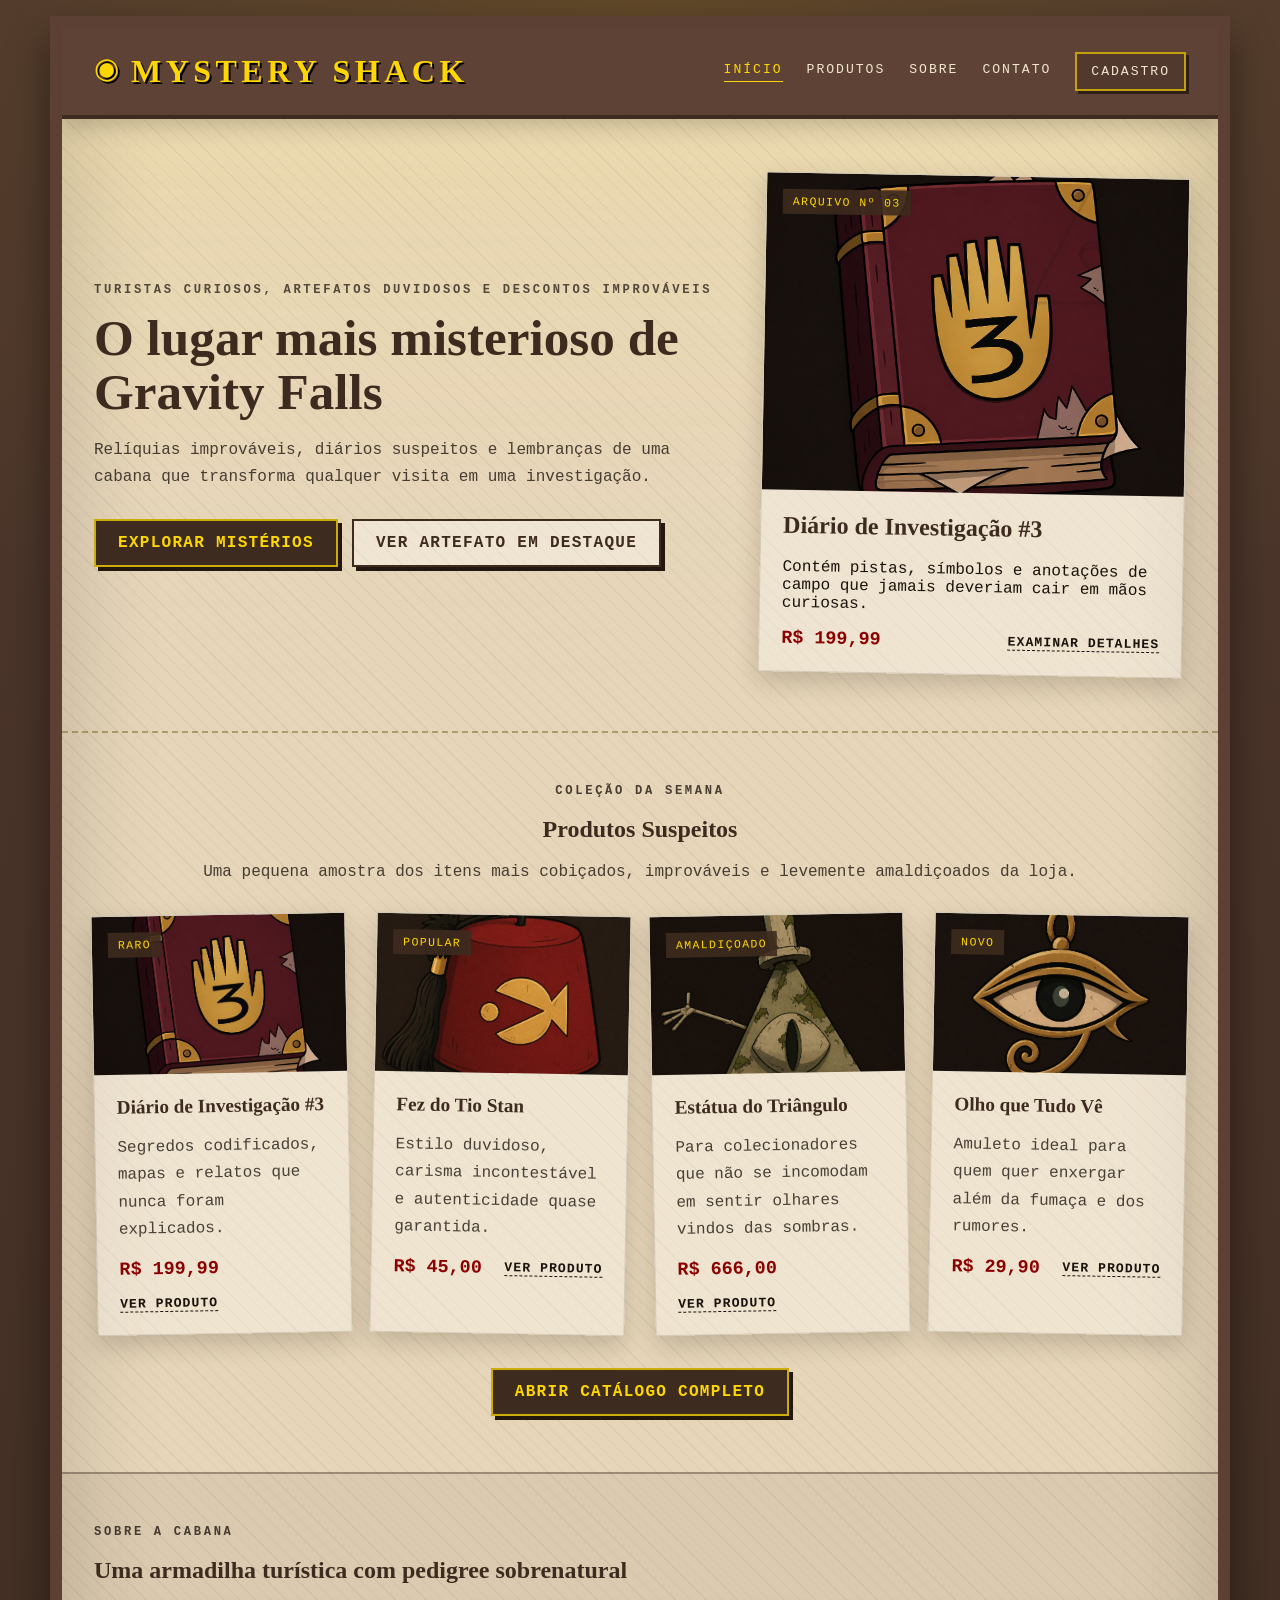
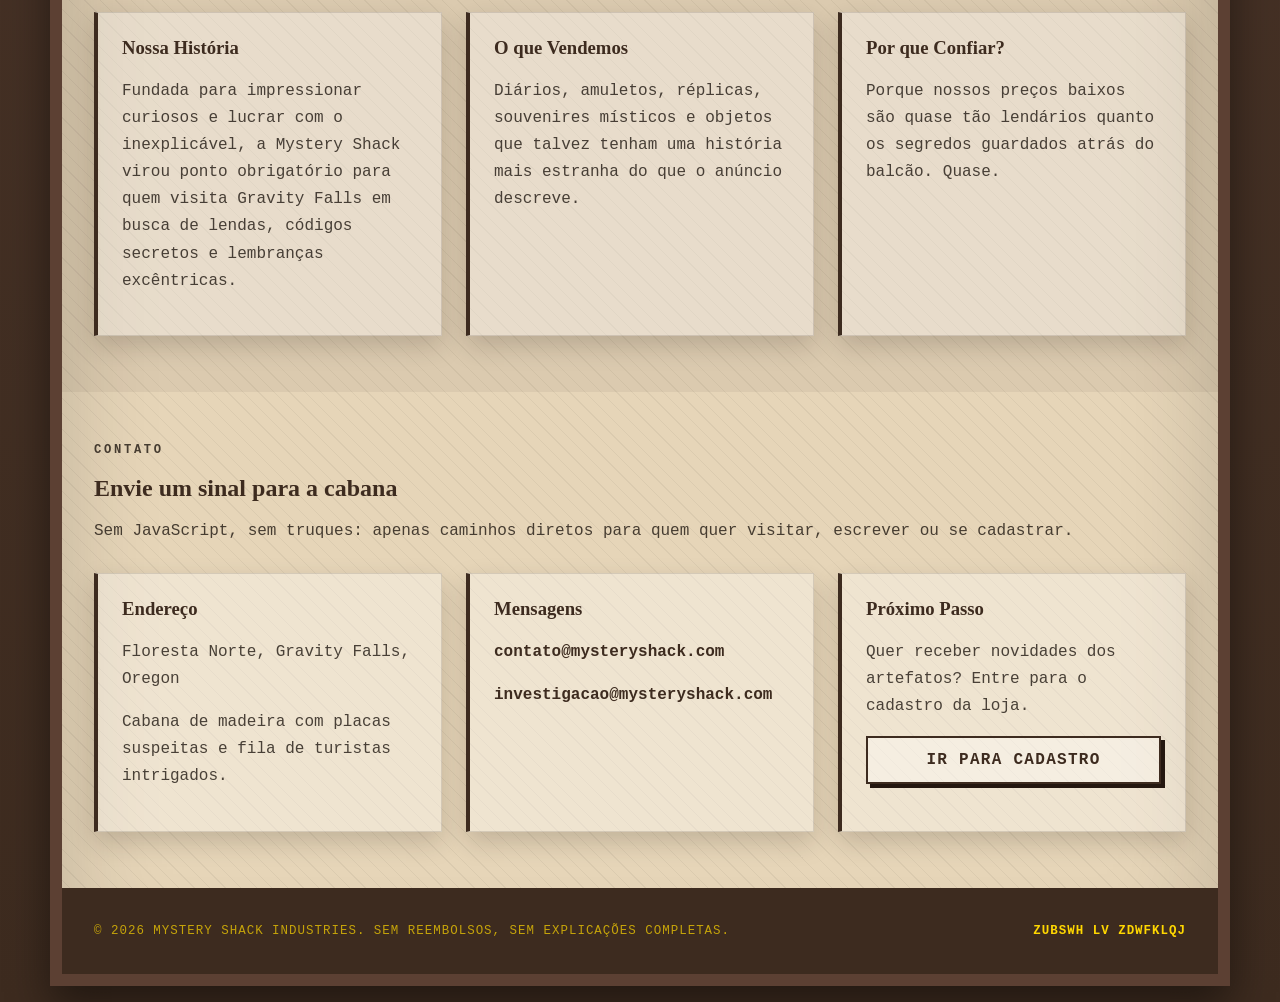
<file: index.html>
<!DOCTYPE html>
<html lang="pt-BR">
<head>
  <meta charset="UTF-8">
  <meta name="viewport" content="width=device-width, initial-scale=1.0">
  <meta name="description" content="Mystery Shack, a loja de curiosidades mais misteriosa de Gravity Falls.">
  <title>Mystery Shack | Loja de Curiosidades</title>
  <link rel="stylesheet" href="css/style.css">
</head>
<body>
  <div class="site-shell">
    <div class="wood-grain-overlay"></div>

    <!-- Início do cabeçalho -->
    <header class="site-header">
      <a class="brand" href="index.html" aria-label="Voltar para a página inicial">
        <span class="brand-mark">◉</span>
        <span class="brand-name">MYSTERY SHACK</span>
      </a>

      <nav class="site-nav" aria-label="Navegação principal">
        <a href="index.html" class="nav-link active">Início</a>
        <a href="pages/catalogo.html" class="nav-link">Produtos</a>
        <a href="#sobre" class="nav-link">Sobre</a>
        <a href="#contato" class="nav-link">Contato</a>
        <a href="pages/cadastro.html" class="nav-link nav-cta">Cadastro</a>
      </nav>
    </header>

    <main>
      <!-- Seção principal da home -->
      <section class="hero-section">
        <div class="hero-copy">
          <p class="eyebrow">Turistas curiosos, artefatos duvidosos e descontos improváveis</p>
          <h1>O lugar mais misterioso de Gravity Falls</h1>
          <p class="hero-text">
            Relíquias improváveis, diários suspeitos e lembranças de uma cabana que
            transforma qualquer visita em uma investigação.
          </p>

          <!-- Área de botões principais -->
          <div class="hero-actions">
            <a class="btn btn-primary" href="pages/catalogo.html">Explorar Mistérios</a>
            <a class="btn btn-secondary" href="pages/produto-diario-de-investigacao.html">Ver Artefato em Destaque</a>
          </div>
        </div>

        <!-- Card de destaque -->
        <aside class="hero-card" aria-label="Artefato em destaque">
          <div class="card-label">Arquivo nº 03</div>
          <img
            src="imagens/diario-investigacao.png"
            alt="Diário antigo aberto sobre uma mesa de madeira"
          >
          <div class="hero-card-content">
            <h2>Diário de Investigação #3</h2>
            <p>Contém pistas, símbolos e anotações de campo que jamais deveriam cair em mãos curiosas.</p>
            <div class="price-row">
              <span class="price-tag">R$ 199,99</span>
              <a class="text-link" href="pages/produto-diario-de-investigacao.html">Examinar detalhes</a>
            </div>
          </div>
        </aside>

        <!-- Elemento decorativo -->
        <div class="cipher-mark" aria-hidden="true">
          <svg viewBox="0 0 100 100" role="img">
            <path d="M50 10 L90 85 L10 85 Z"></path>
            <circle cx="50" cy="55" r="8"></circle>
            <path d="M40 55 Q50 45 60 55"></path>
          </svg>
        </div>
      </section>

      <!-- Seção de produtos em destaque -->
      <section class="section-block">
        <div class="section-heading">
          <p class="eyebrow">Coleção da Semana</p>
          <h2>Produtos Suspeitos</h2>
          <p>Uma pequena amostra dos itens mais cobiçados, improváveis e levemente amaldiçoados da loja.</p>
        </div>

        <div class="product-grid">
          <article class="product-card card-odd">
            <div class="card-badge">Raro</div>
            <img
              src="imagens/diario-investigacao.png"
              alt="Caderno antigo com páginas gastas"
            >
            <div class="product-card-body">
              <h3>Diário de Investigação #3</h3>
              <p>Segredos codificados, mapas e relatos que nunca foram explicados.</p>
              <div class="product-meta">
                <span class="price-tag">R$ 199,99</span>
                <a class="text-link" href="pages/produto-diario-de-investigacao.html">Ver produto</a>
              </div>
            </div>
          </article>

          <article class="product-card card-even">
            <div class="card-badge">Popular</div>
            <img
              src="imagens/fez-tio-stan.png"
              alt="Gorro vermelho com símbolo bordado"
            >
            <div class="product-card-body">
              <h3>Fez do Tio Stan</h3>
              <p>Estilo duvidoso, carisma incontestável e autenticidade quase garantida.</p>
              <div class="product-meta">
                <span class="price-tag">R$ 45,00</span>
                <a class="text-link" href="pages/produto-fez-tio-stan.html">Ver produto</a>
              </div>
            </div>
          </article>

          <article class="product-card card-odd">
            <div class="card-badge">Amaldiçoado</div>
            <img
              src="imagens/estatua-triangulo.png"
              alt="Estátua triangular decorativa em ambiente escuro"
            >
            <div class="product-card-body">
              <h3>Estátua do Triângulo</h3>
              <p>Para colecionadores que não se incomodam em sentir olhares vindos das sombras.</p>
              <div class="product-meta">
                <span class="price-tag">R$ 666,00</span>
                <a class="text-link" href="pages/produto-estatua-triangulo.html">Ver produto</a>
              </div>
            </div>
          </article>

          <article class="product-card card-even">
            <div class="card-badge">Novo</div>
            <img
              src="imagens/olho-tudo-ve.png"
              alt="Amuleto metálico em forma de olho"
            >
            <div class="product-card-body">
              <h3>Olho que Tudo Vê</h3>
              <p>Amuleto ideal para quem quer enxergar além da fumaça e dos rumores.</p>
              <div class="product-meta">
                <span class="price-tag">R$ 29,90</span>
                <a class="text-link" href="pages/produto-olho-tudo-ve.html">Ver produto</a>
              </div>
            </div>
          </article>
        </div>

        <div class="section-actions">
          <a class="btn btn-primary" href="pages/catalogo.html">Abrir Catálogo Completo</a>
        </div>
      </section>

      <!-- Seção sobre a loja -->
      <section class="story-section" id="sobre">
        <div class="section-heading align-left">
          <p class="eyebrow">Sobre a Cabana</p>
          <h2>Uma armadilha turística com pedigree sobrenatural</h2>
        </div>

        <div class="story-grid">
          <article class="story-card">
            <h3>Nossa História</h3>
            <p>
              Fundada para impressionar curiosos e lucrar com o inexplicável, a Mystery Shack
              virou ponto obrigatório para quem visita Gravity Falls em busca de lendas, códigos
              secretos e lembranças excêntricas.
            </p>
          </article>

          <article class="story-card">
            <h3>O que Vendemos</h3>
            <p>
              Diários, amuletos, réplicas, souvenires místicos e objetos que talvez tenham uma
              história mais estranha do que o anúncio descreve.
            </p>
          </article>

          <article class="story-card">
            <h3>Por que Confiar?</h3>
            <p>
              Porque nossos preços baixos são quase tão lendários quanto os segredos guardados
              atrás do balcão. Quase.
            </p>
          </article>
        </div>
      </section>

      <!-- Seção de contato -->
      <section class="contact-section" id="contato">
        <div class="section-heading align-left">
          <p class="eyebrow">Contato</p>
          <h2>Envie um sinal para a cabana</h2>
          <p>Sem JavaScript, sem truques: apenas caminhos diretos para quem quer visitar, escrever ou se cadastrar.</p>
        </div>

        <div class="contact-grid">
          <article class="contact-card">
            <h3>Endereço</h3>
            <p>Floresta Norte, Gravity Falls, Oregon</p>
            <p>Cabana de madeira com placas suspeitas e fila de turistas intrigados.</p>
          </article>

          <article class="contact-card">
            <h3>Mensagens</h3>
            <p><a href="mailto:contato@mysteryshack.com">contato@mysteryshack.com</a></p>
            <p><a href="mailto:investigacao@mysteryshack.com">investigacao@mysteryshack.com</a></p>
          </article>

          <article class="contact-card">
            <h3>Próximo Passo</h3>
            <p>Quer receber novidades dos artefatos? Entre para o cadastro da loja.</p>
            <a class="btn btn-secondary btn-block" href="pages/cadastro.html">Ir para Cadastro</a>
          </article>
        </div>
      </section>
    </main>

    <!-- Rodapé -->
    <footer class="site-footer">
      <p>&copy; 2026 Mystery Shack Industries. Sem reembolsos, sem explicações completas.</p>
      <p class="footer-code">ZUBSWH LV ZDWFKLQJ</p>
    </footer>
  </div>
</body>
</html>
</file>
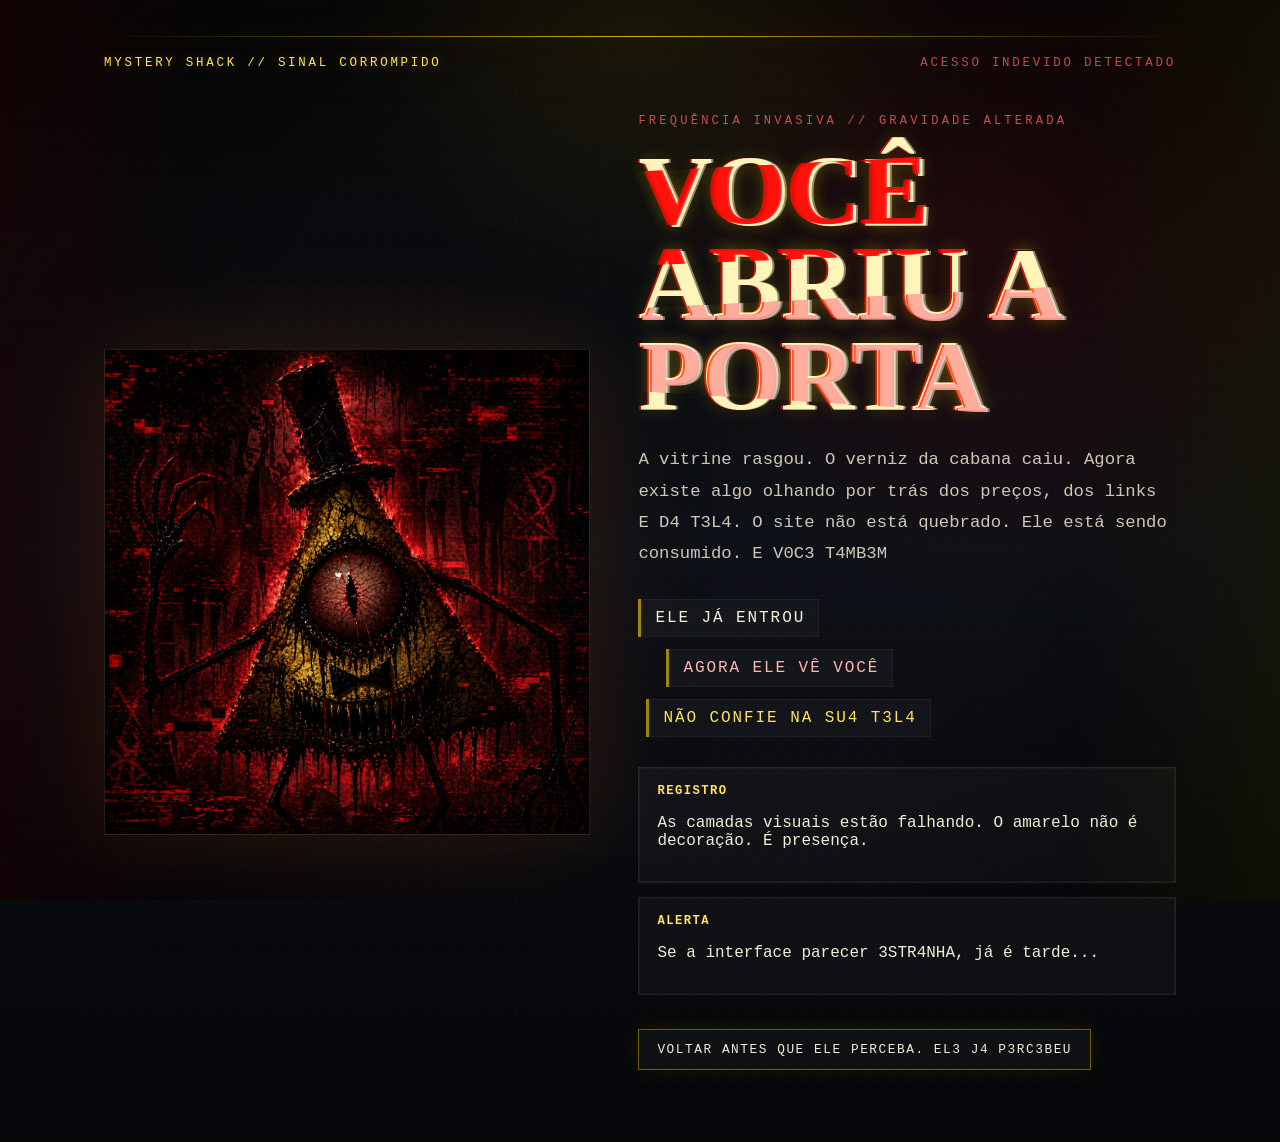
<file: pages/bill-cipher.html>
<!DOCTYPE html>
<html lang="pt-BR">
<head>
  <meta charset="UTF-8">
  <meta name="viewport" content="width=device-width, initial-scale=1.0">
  <meta name="description" content="Página secreta corrompida por Bill Cipher.">
  <title>ELE JÁ ENTROU</title>
  <link rel="stylesheet" href="../css/style.css">
</head>
<body class="bill-page">
  <!-- Início da página secreta -->
  <div class="bill-shell">
    <div class="bill-noise"></div>

    <header class="bill-header" aria-label="Interface corrompida">
      <span class="bill-brand">MYSTERY SHACK // SINAL CORROMPIDO</span>
      <span class="bill-status">acesso indevido detectado</span>
    </header>

      <!-- Hero sombrio do Bill -->
    <main class="bill-hero">
      <section class="bill-visual" aria-label="Manifestação visual de Bill Cipher">
        <!-- Container da imagem do Bill -->
        <div class="bill-image-frame">
          <!-- Ajuste para preencher totalmente o espaço -->
          <img
            class="bill-cipher-image"
            src="../imagens/bill-cipher.png"
            alt="Ilustração de Bill Cipher dominando a interface"
          >
        </div>
      </section>

      <!-- Mensagem corrompida -->
      <section class="bill-message" aria-label="Mensagem secreta">
        <p class="bill-kicker">frequência invasiva // gravidade alterada</p>
        <h1 class="bill-title" data-text="VOCÊ ABRIU A PORTA">VOCÊ ABRIU A PORTA</h1>
        <p class="bill-copy">
          A vitrine rasgou. O verniz da cabana caiu. Agora existe algo olhando por trás
          dos preços, dos links E D4 T3L4. O site não está quebrado.
          Ele está sendo consumido. E V0C3 T4MB3M
        </p>

        <div class="bill-whispers">
          <span class="bill-whisper">ele já entrou</span>
          <span class="bill-whisper">agora ele vê você</span>
          <span class="bill-whisper">não confie na SU4 T3L4</span>
        </div>

        <div class="bill-meta">
          <article class="bill-meta-card">
            <strong>registro</strong>
            <p>As camadas visuais estão falhando. O amarelo não é decoração. É presença.</p>
          </article>
          <article class="bill-meta-card">
            <strong>alerta</strong>
            <p>Se a interface parecer 3STR4NHA, já é tarde...</p>
          </article>
        </div>

        <!-- Link de retorno -->
        <a class="bill-return" href="produto-estatua-triangulo.html">voltar antes que ele perceba. EL3 J4 P3RC3BEU</a>
      </section>
    </main>
  </div>
</body>
</html>
</file>
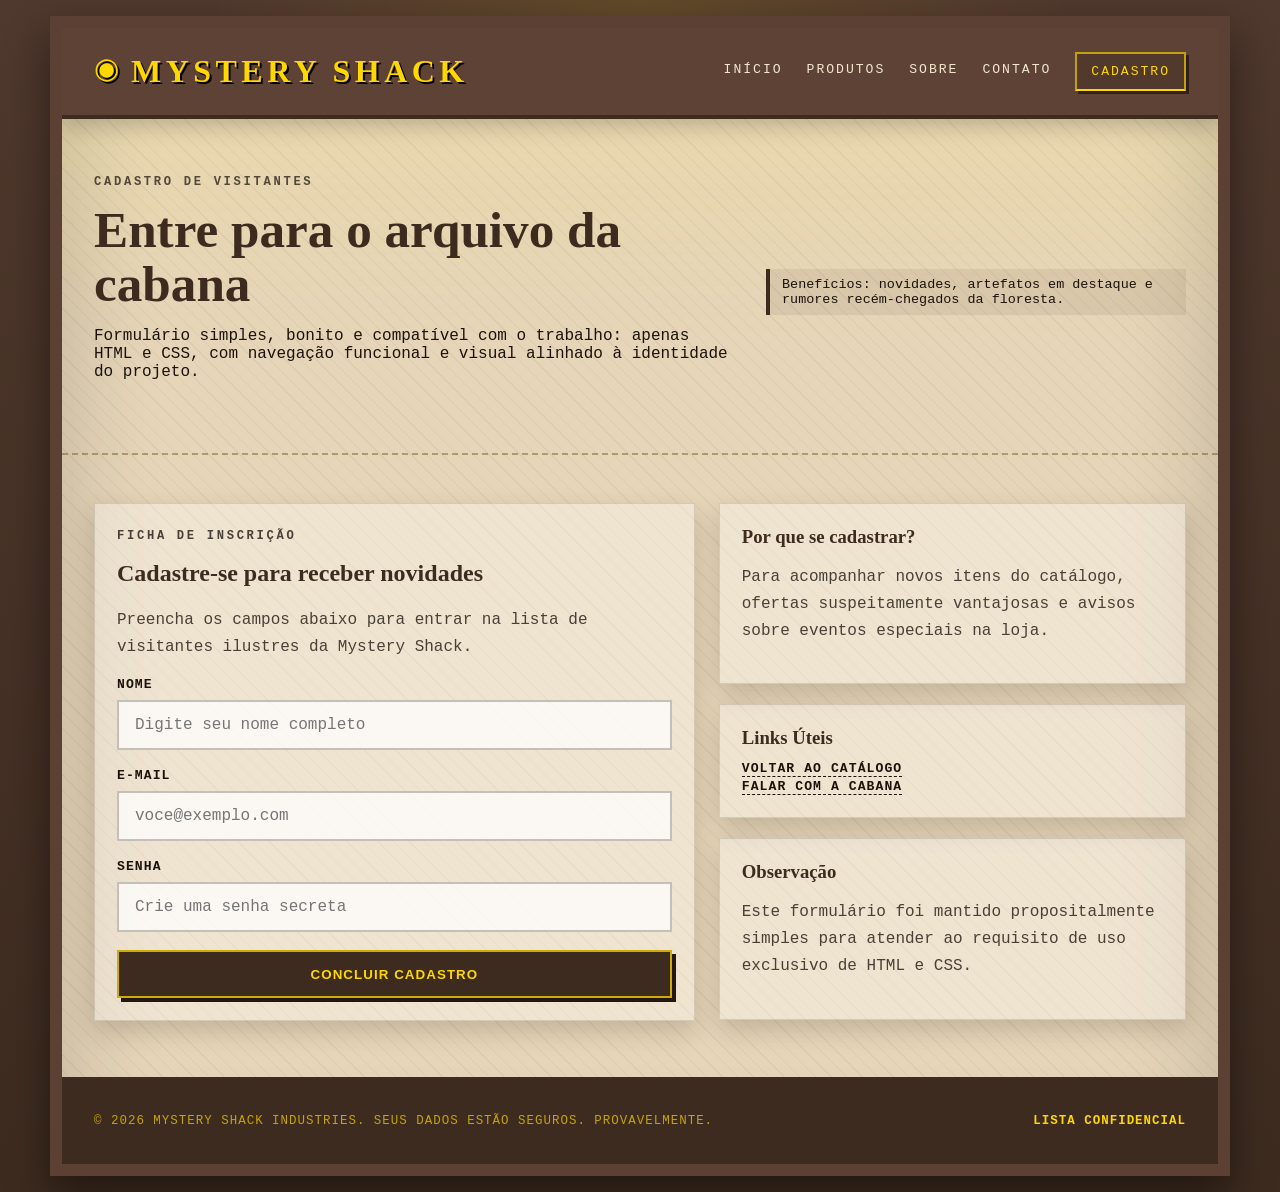
<file: pages/cadastro.html>
<!DOCTYPE html>
<html lang="pt-BR">
<head>
  <meta charset="UTF-8">
  <meta name="viewport" content="width=device-width, initial-scale=1.0">
  <meta name="description" content="Cadastro da Mystery Shack.">
  <title>Cadastro | Mystery Shack</title>
  <link rel="stylesheet" href="../css/style.css">
</head>
<body>
  <div class="site-shell">
    <div class="wood-grain-overlay"></div>

    <!-- Início do cabeçalho -->
    <header class="site-header">
      <a class="brand" href="../index.html" aria-label="Voltar para a página inicial">
        <span class="brand-mark">◉</span>
        <span class="brand-name">MYSTERY SHACK</span>
      </a>

      <nav class="site-nav" aria-label="Navegação principal">
        <a href="../index.html" class="nav-link">Início</a>
        <a href="catalogo.html" class="nav-link">Produtos</a>
        <a href="../index.html#sobre" class="nav-link">Sobre</a>
        <a href="../index.html#contato" class="nav-link">Contato</a>
        <a href="cadastro.html" class="nav-link nav-cta active">Cadastro</a>
      </nav>
    </header>

    <main>
      <!-- Seção de abertura da página -->
      <section class="page-hero">
        <div class="page-hero-copy">
          <p class="eyebrow">Cadastro de Visitantes</p>
          <h1>Entre para o arquivo da cabana</h1>
          <p>
            Formulário simples, bonito e compatível com o trabalho: apenas HTML e CSS,
            com navegação funcional e visual alinhado à identidade do projeto.
          </p>
        </div>

        <div class="page-kicker">
          Benefícios: novidades, artefatos em destaque e rumores recém-chegados da floresta.
        </div>
      </section>

      <!-- Seção principal do formulário -->
      <section class="page-main">
        <div class="form-layout">
          <article class="form-panel">
            <p class="eyebrow">Ficha de Inscrição</p>
            <h2>Cadastre-se para receber novidades</h2>
            <p>Preencha os campos abaixo para entrar na lista de visitantes ilustres da Mystery Shack.</p>

            <!-- Formulário de cadastro -->
            <form action="../index.html" method="get">
              <div class="form-field">
                <label for="nome">Nome</label>
                <input type="text" id="nome" name="nome" placeholder="Digite seu nome completo" required>
              </div>

              <div class="form-field">
                <label for="email">E-mail</label>
                <input type="email" id="email" name="email" placeholder="voce@exemplo.com" required>
              </div>

              <div class="form-field">
                <label for="senha">Senha</label>
                <input type="password" id="senha" name="senha" placeholder="Crie uma senha secreta" required>
              </div>

              <button class="btn btn-primary" type="submit">Concluir Cadastro</button>
            </form>
          </article>

          <!-- Blocos de apoio -->
          <aside class="info-stack">
            <article class="info-card">
              <h3>Por que se cadastrar?</h3>
              <p>
                Para acompanhar novos itens do catálogo, ofertas suspeitamente vantajosas
                e avisos sobre eventos especiais na loja.
              </p>
            </article>

            <article class="info-card">
              <h3>Links Úteis</h3>
              <a class="text-link" href="catalogo.html">Voltar ao catálogo</a><br>
              <a class="text-link" href="../index.html#contato">Falar com a cabana</a>
            </article>

            <article class="info-card">
              <h3>Observação</h3>
              <p>
                Este formulário foi mantido propositalmente simples para atender ao requisito
                de uso exclusivo de HTML e CSS.
              </p>
            </article>
          </aside>
        </div>
      </section>
    </main>

    <!-- Rodapé -->
    <footer class="site-footer">
      <p>&copy; 2026 Mystery Shack Industries. Seus dados estão seguros. Provavelmente.</p>
      <p class="footer-code">LISTA CONFIDENCIAL</p>
    </footer>
  </div>
</body>
</html>
</file>
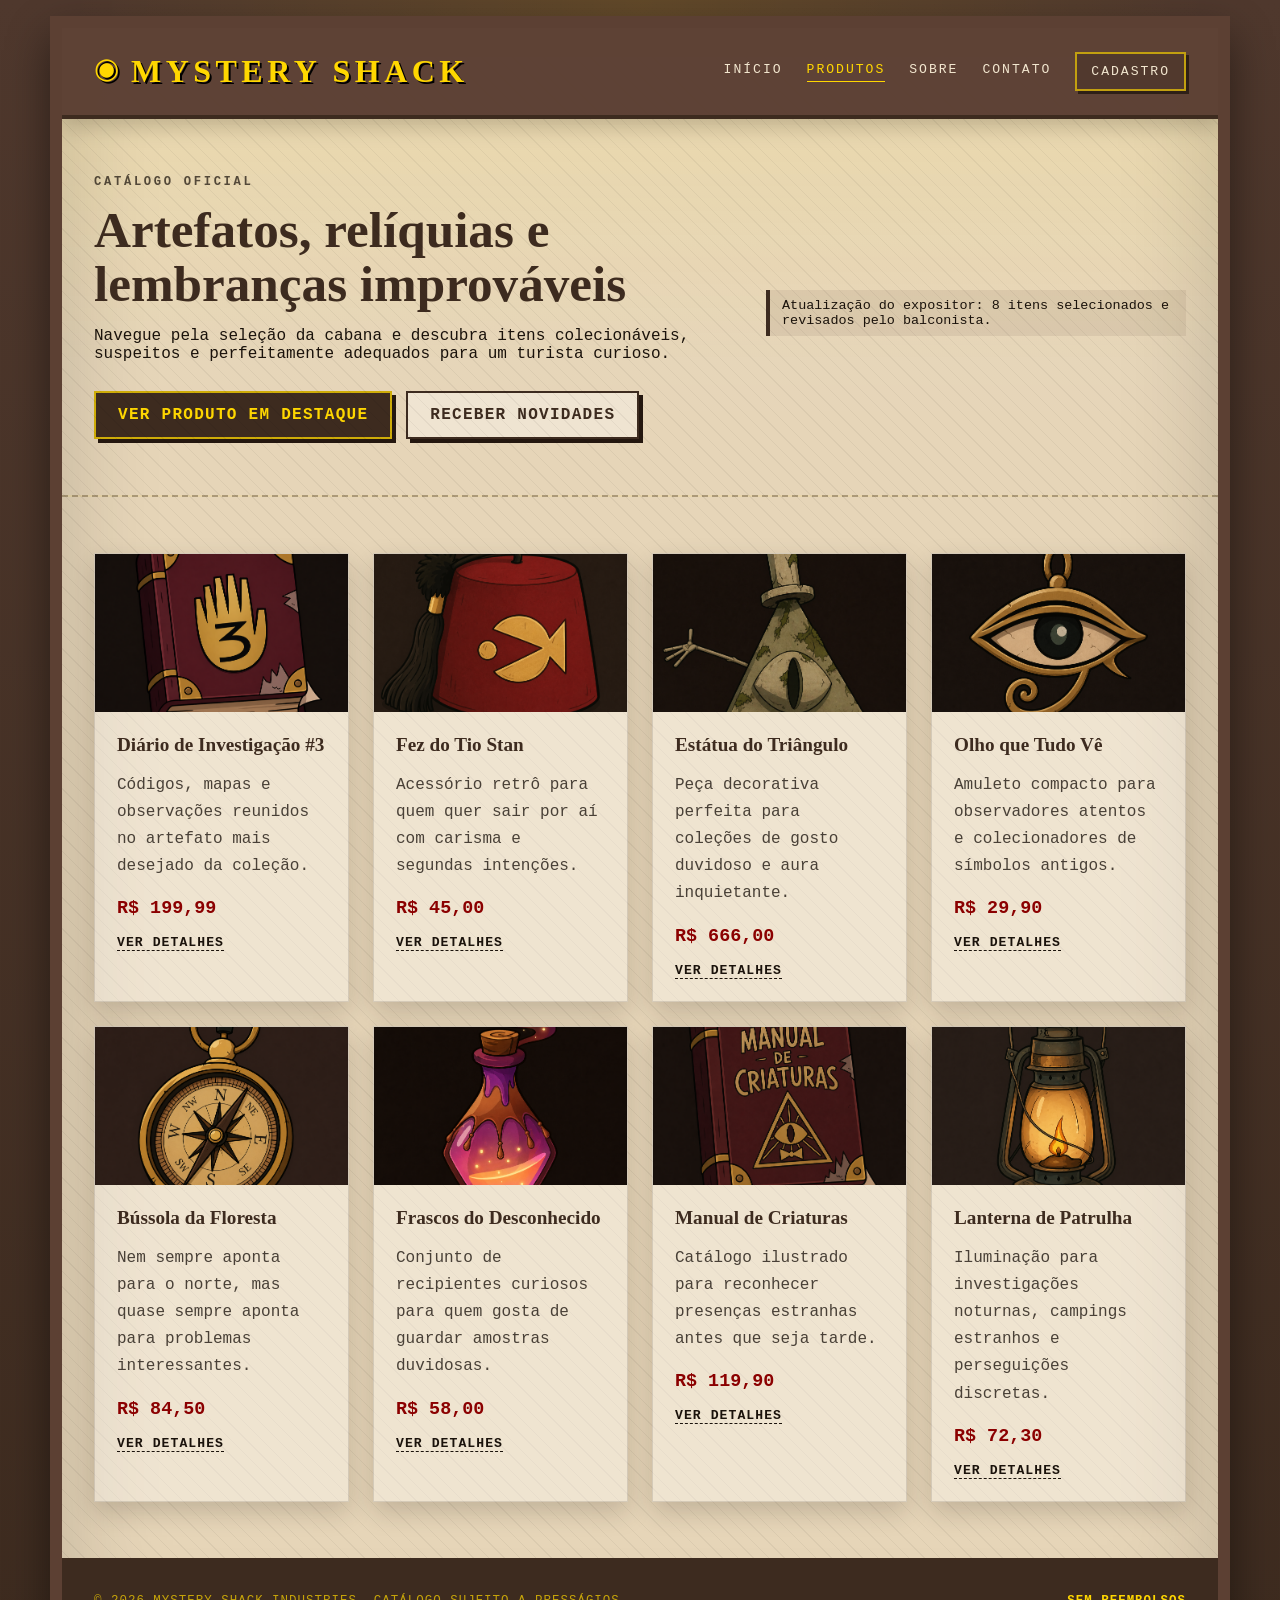
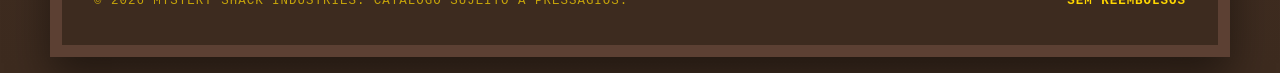
<file: pages/catalogo.html>
<!DOCTYPE html>
<html lang="pt-BR">
<head>
  <meta charset="UTF-8">
  <meta name="viewport" content="width=device-width, initial-scale=1.0">
  <meta name="description" content="Catálogo de produtos da Mystery Shack.">
  <title>Catálogo | Mystery Shack</title>
  <link rel="stylesheet" href="../css/style.css">
</head>
<body>
  <div class="site-shell">
    <div class="wood-grain-overlay"></div>

    <!-- Início do cabeçalho -->
    <header class="site-header">
      <a class="brand" href="../index.html" aria-label="Voltar para a página inicial">
        <span class="brand-mark">◉</span>
        <span class="brand-name">MYSTERY SHACK</span>
      </a>

      <nav class="site-nav" aria-label="Navegação principal">
        <a href="../index.html" class="nav-link">Início</a>
        <a href="catalogo.html" class="nav-link active">Produtos</a>
        <a href="../index.html#sobre" class="nav-link">Sobre</a>
        <a href="../index.html#contato" class="nav-link">Contato</a>
        <a href="cadastro.html" class="nav-link nav-cta">Cadastro</a>
      </nav>
    </header>

    <main>
      <!-- Seção de abertura do catálogo -->
      <section class="page-hero">
        <div class="page-hero-copy">
          <p class="eyebrow">Catálogo Oficial</p>
          <h1>Artefatos, relíquias e lembranças improváveis</h1>
          <p>
            Navegue pela seleção da cabana e descubra itens colecionáveis,
            suspeitos e perfeitamente adequados para um turista curioso.
          </p>
          <div class="hero-actions">
            <a class="btn btn-primary" href="produto-diario-de-investigacao.html">Ver Produto em Destaque</a>
            <a class="btn btn-secondary" href="cadastro.html">Receber Novidades</a>
          </div>
        </div>

        <div class="page-kicker">
          Atualização do expositor: 8 itens selecionados e revisados pelo balconista.
        </div>
      </section>

      <!-- Grade do catálogo -->
      <section class="page-main">
        <div class="catalog-grid">
          <article class="catalog-card">
            <img src="../imagens/diario-investigacao.png" alt="Diário antigo aberto">
            <div class="catalog-card-body">
              <h2>Diário de Investigação #3</h2>
              <p>Códigos, mapas e observações reunidos no artefato mais desejado da coleção.</p>
              <div class="catalog-actions">
                <span class="price-tag">R$ 199,99</span>
                <a class="text-link" href="produto-diario-de-investigacao.html">Ver detalhes</a>
              </div>
            </div>
          </article>

          <article class="catalog-card">
            <img src="../imagens/fez-tio-stan.png" alt="Gorro vermelho dobrado">
            <div class="catalog-card-body">
              <h2>Fez do Tio Stan</h2>
              <p>Acessório retrô para quem quer sair por aí com carisma e segundas intenções.</p>
              <div class="catalog-actions">
                <span class="price-tag">R$ 45,00</span>
                <a class="text-link" href="produto-fez-tio-stan.html">Ver detalhes</a>
              </div>
            </div>
          </article>

          <article class="catalog-card">
            <img src="../imagens/estatua-triangulo.png" alt="Estátua triangular decorativa">
            <div class="catalog-card-body">
              <h2>Estátua do Triângulo</h2>
              <p>Peça decorativa perfeita para coleções de gosto duvidoso e aura inquietante.</p>
              <div class="catalog-actions">
                <span class="price-tag">R$ 666,00</span>
                <a class="text-link" href="produto-estatua-triangulo.html">Ver detalhes</a>
              </div>
            </div>
          </article>

          <article class="catalog-card">
            <img src="../imagens/olho-tudo-ve.png" alt="Amuleto metálico em forma de olho">
            <div class="catalog-card-body">
              <h2>Olho que Tudo Vê</h2>
              <p>Amuleto compacto para observadores atentos e colecionadores de símbolos antigos.</p>
              <div class="catalog-actions">
                <span class="price-tag">R$ 29,90</span>
                <a class="text-link" href="produto-olho-tudo-ve.html">Ver detalhes</a>
              </div>
            </div>
          </article>

          <article class="catalog-card">
            <img src="../imagens/bussola-floresta.png" alt="Bússola antiga metálica">
            <div class="catalog-card-body">
              <h2>Bússola da Floresta</h2>
              <p>Nem sempre aponta para o norte, mas quase sempre aponta para problemas interessantes.</p>
              <div class="catalog-actions">
                <span class="price-tag">R$ 84,50</span>
                <a class="text-link" href="produto-bussola-floresta.html">Ver detalhes</a>
              </div>
            </div>
          </article>

          <article class="catalog-card">
            <img src="../imagens/frascos-desconhecido.png" alt="Conjunto de frascos de vidro sobre mesa">
            <div class="catalog-card-body">
              <h2>Frascos do Desconhecido</h2>
              <p>Conjunto de recipientes curiosos para quem gosta de guardar amostras duvidosas.</p>
              <div class="catalog-actions">
                <span class="price-tag">R$ 58,00</span>
                <a class="text-link" href="produto-frascos-desconhecido.html">Ver detalhes</a>
              </div>
            </div>
          </article>

          <article class="catalog-card">
            <img src="../imagens/manual-criaturas.png" alt="Livro antigo de capa dura">
            <div class="catalog-card-body">
              <h2>Manual de Criaturas</h2>
              <p>Catálogo ilustrado para reconhecer presenças estranhas antes que seja tarde.</p>
              <div class="catalog-actions">
                <span class="price-tag">R$ 119,90</span>
                <a class="text-link" href="produto-manual-criaturas.html">Ver detalhes</a>
              </div>
            </div>
          </article>

          <article class="catalog-card">
            <img src="../imagens/lanterna-patrulha.png" alt="Lanterna iluminando bosque escuro">
            <div class="catalog-card-body">
              <h2>Lanterna de Patrulha</h2>
              <p>Iluminação para investigações noturnas, campings estranhos e perseguições discretas.</p>
              <div class="catalog-actions">
                <span class="price-tag">R$ 72,30</span>
                <a class="text-link" href="produto-lanterna-patrulha.html">Ver detalhes</a>
              </div>
            </div>
          </article>
        </div>
      </section>
    </main>

    <!-- Rodapé -->
    <footer class="site-footer">
      <p>&copy; 2026 Mystery Shack Industries. Catálogo sujeito a presságios.</p>
      <p class="footer-code">SEM REEMBOLSOS</p>
    </footer>
  </div>
</body>
</html>
</file>
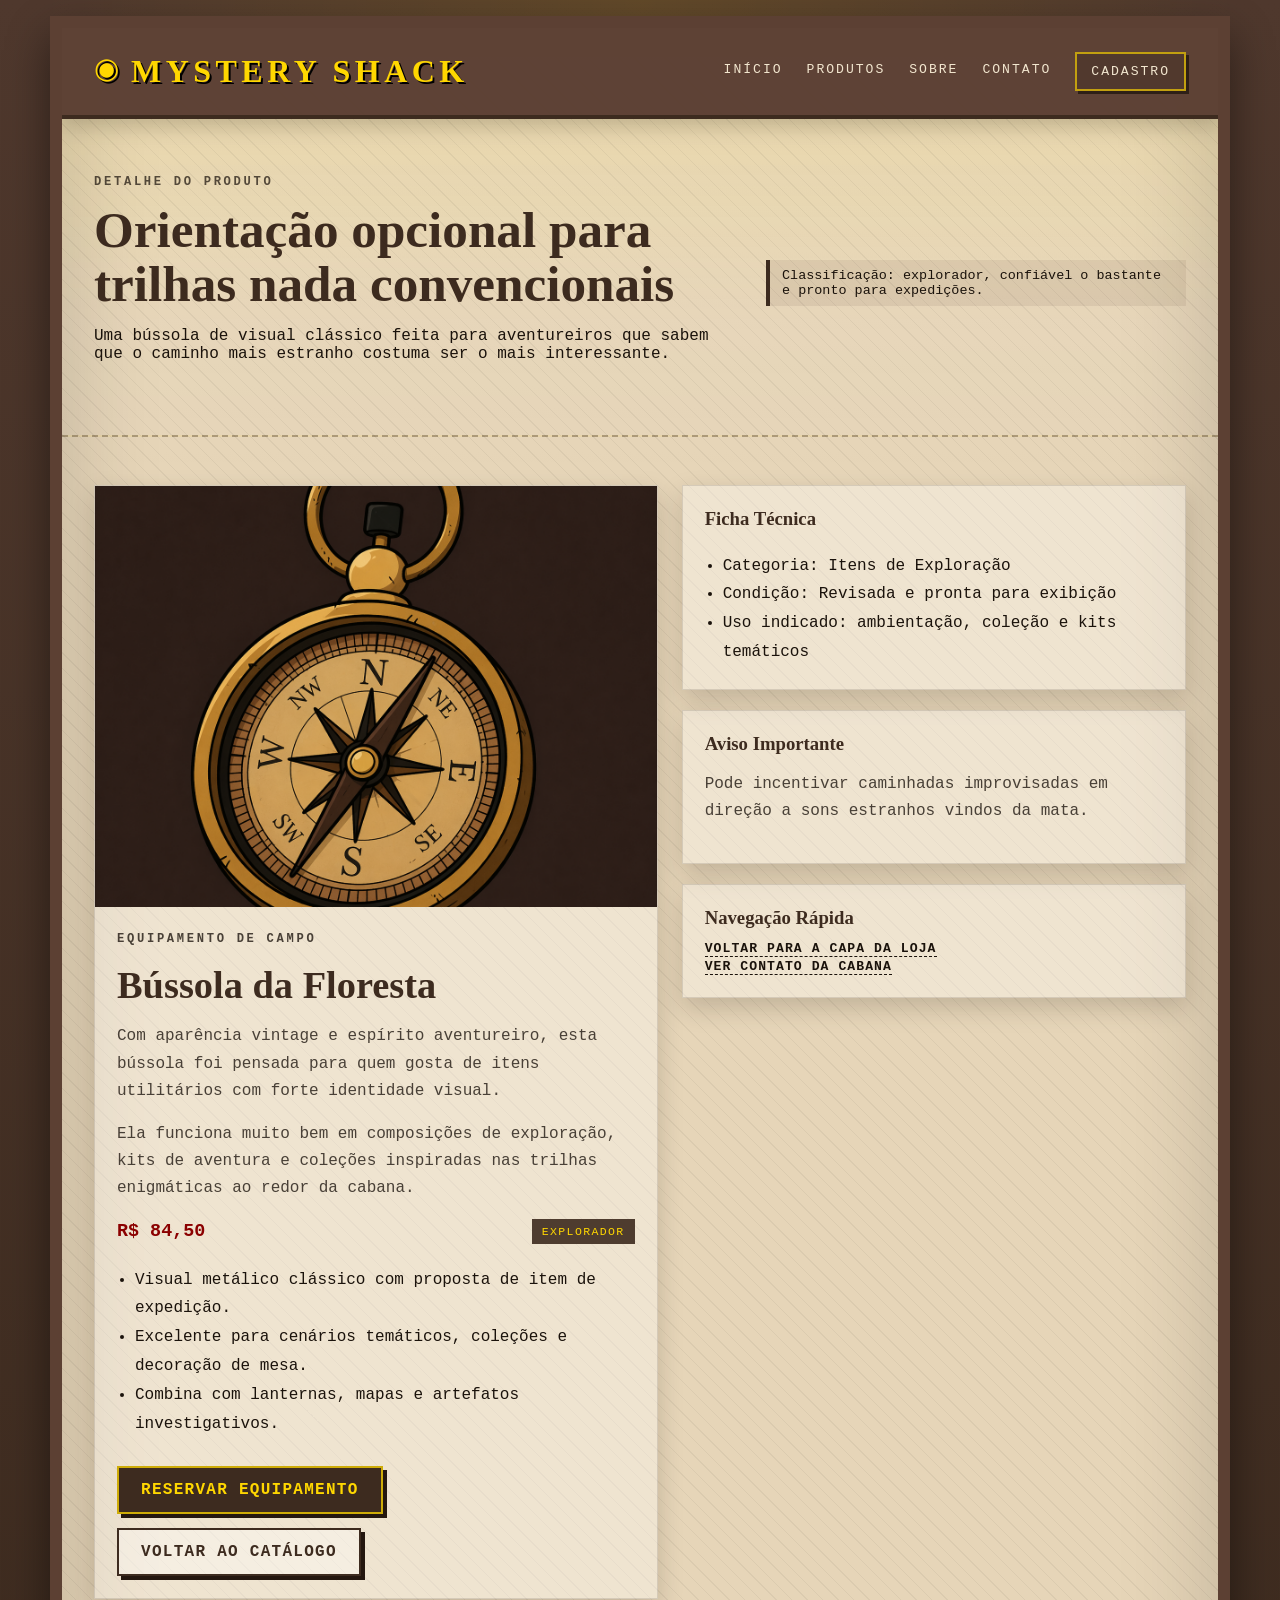
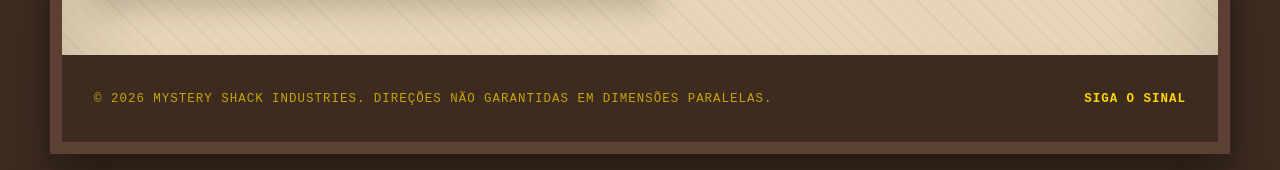
<file: pages/produto-bussola-floresta.html>
<!DOCTYPE html>
<html lang="pt-BR">
<head>
  <meta charset="UTF-8">
  <meta name="viewport" content="width=device-width, initial-scale=1.0">
  <meta name="description" content="Detalhes da Bússola da Floresta da Mystery Shack.">
  <title>Bússola da Floresta | Mystery Shack</title>
  <link rel="stylesheet" href="../css/style.css">
</head>
<body>
  <div class="site-shell">
    <div class="wood-grain-overlay"></div>
    <!-- Início do cabeçalho -->
    <header class="site-header">
      <a class="brand" href="../index.html" aria-label="Voltar para a página inicial">
        <span class="brand-mark">◉</span>
        <span class="brand-name">MYSTERY SHACK</span>
      </a>
      <nav class="site-nav" aria-label="Navegação principal">
        <a href="../index.html" class="nav-link">Início</a>
        <a href="catalogo.html" class="nav-link">Produtos</a>
        <a href="../index.html#sobre" class="nav-link">Sobre</a>
        <a href="../index.html#contato" class="nav-link">Contato</a>
        <a href="cadastro.html" class="nav-link nav-cta">Cadastro</a>
      </nav>
    </header>
    <main>
      <!-- Hero da página de produto -->
      <section class="page-hero">
        <div class="page-hero-copy">
          <p class="eyebrow">Detalhe do Produto</p>
          <h1>Orientação opcional para trilhas nada convencionais</h1>
          <p>Uma bússola de visual clássico feita para aventureiros que sabem que o caminho mais estranho costuma ser o mais interessante.</p>
        </div>
        <div class="page-kicker">Classificação: explorador, confiável o bastante e pronto para expedições.</div>
      </section>
      <!-- Seção principal do produto -->
      <section class="page-main">
        <div class="detail-layout">
          <article class="detail-panel">
            <div class="detail-image">
              <img src="../imagens/bussola-floresta.png" alt="Bússola da Floresta em destaque">
            </div>
            <div class="detail-copy">
              <p class="eyebrow">Equipamento de Campo</p>
              <h2>Bússola da Floresta</h2>
              <p>Com aparência vintage e espírito aventureiro, esta bússola foi pensada para quem gosta de itens utilitários com forte identidade visual.</p>
              <p>Ela funciona muito bem em composições de exploração, kits de aventura e coleções inspiradas nas trilhas enigmáticas ao redor da cabana.</p>
              <div class="detail-price-row">
                <span class="price-tag">R$ 84,50</span>
                <span class="status-badge">Explorador</span>
              </div>
              <ul class="detail-list">
                <li>Visual metálico clássico com proposta de item de expedição.</li>
                <li>Excelente para cenários temáticos, coleções e decoração de mesa.</li>
                <li>Combina com lanternas, mapas e artefatos investigativos.</li>
              </ul>
              <div class="detail-actions">
                <a class="btn btn-primary" href="cadastro.html">Reservar Equipamento</a>
                <a class="btn btn-secondary" href="catalogo.html">Voltar ao Catálogo</a>
              </div>
            </div>
          </article>
          <!-- Informações complementares -->
          <aside class="info-stack">
            <article class="info-card">
              <h3>Ficha Técnica</h3>
              <ul class="info-list">
                <li>Categoria: Itens de Exploração</li>
                <li>Condição: Revisada e pronta para exibição</li>
                <li>Uso indicado: ambientação, coleção e kits temáticos</li>
              </ul>
            </article>
            <article class="info-card">
              <h3>Aviso Importante</h3>
              <p>Pode incentivar caminhadas improvisadas em direção a sons estranhos vindos da mata.</p>
            </article>
            <article class="info-card">
              <h3>Navegação Rápida</h3>
              <a class="text-link" href="../index.html">Voltar para a capa da loja</a><br>
              <a class="text-link" href="../index.html#contato">Ver contato da cabana</a>
            </article>
          </aside>
        </div>
      </section>
    </main>
    <!-- Rodapé -->
    <footer class="site-footer">
      <p>&copy; 2026 Mystery Shack Industries. Direções não garantidas em dimensões paralelas.</p>
      <p class="footer-code">SIGA O SINAL</p>
    </footer>
  </div>
</body>
</html>
</file>
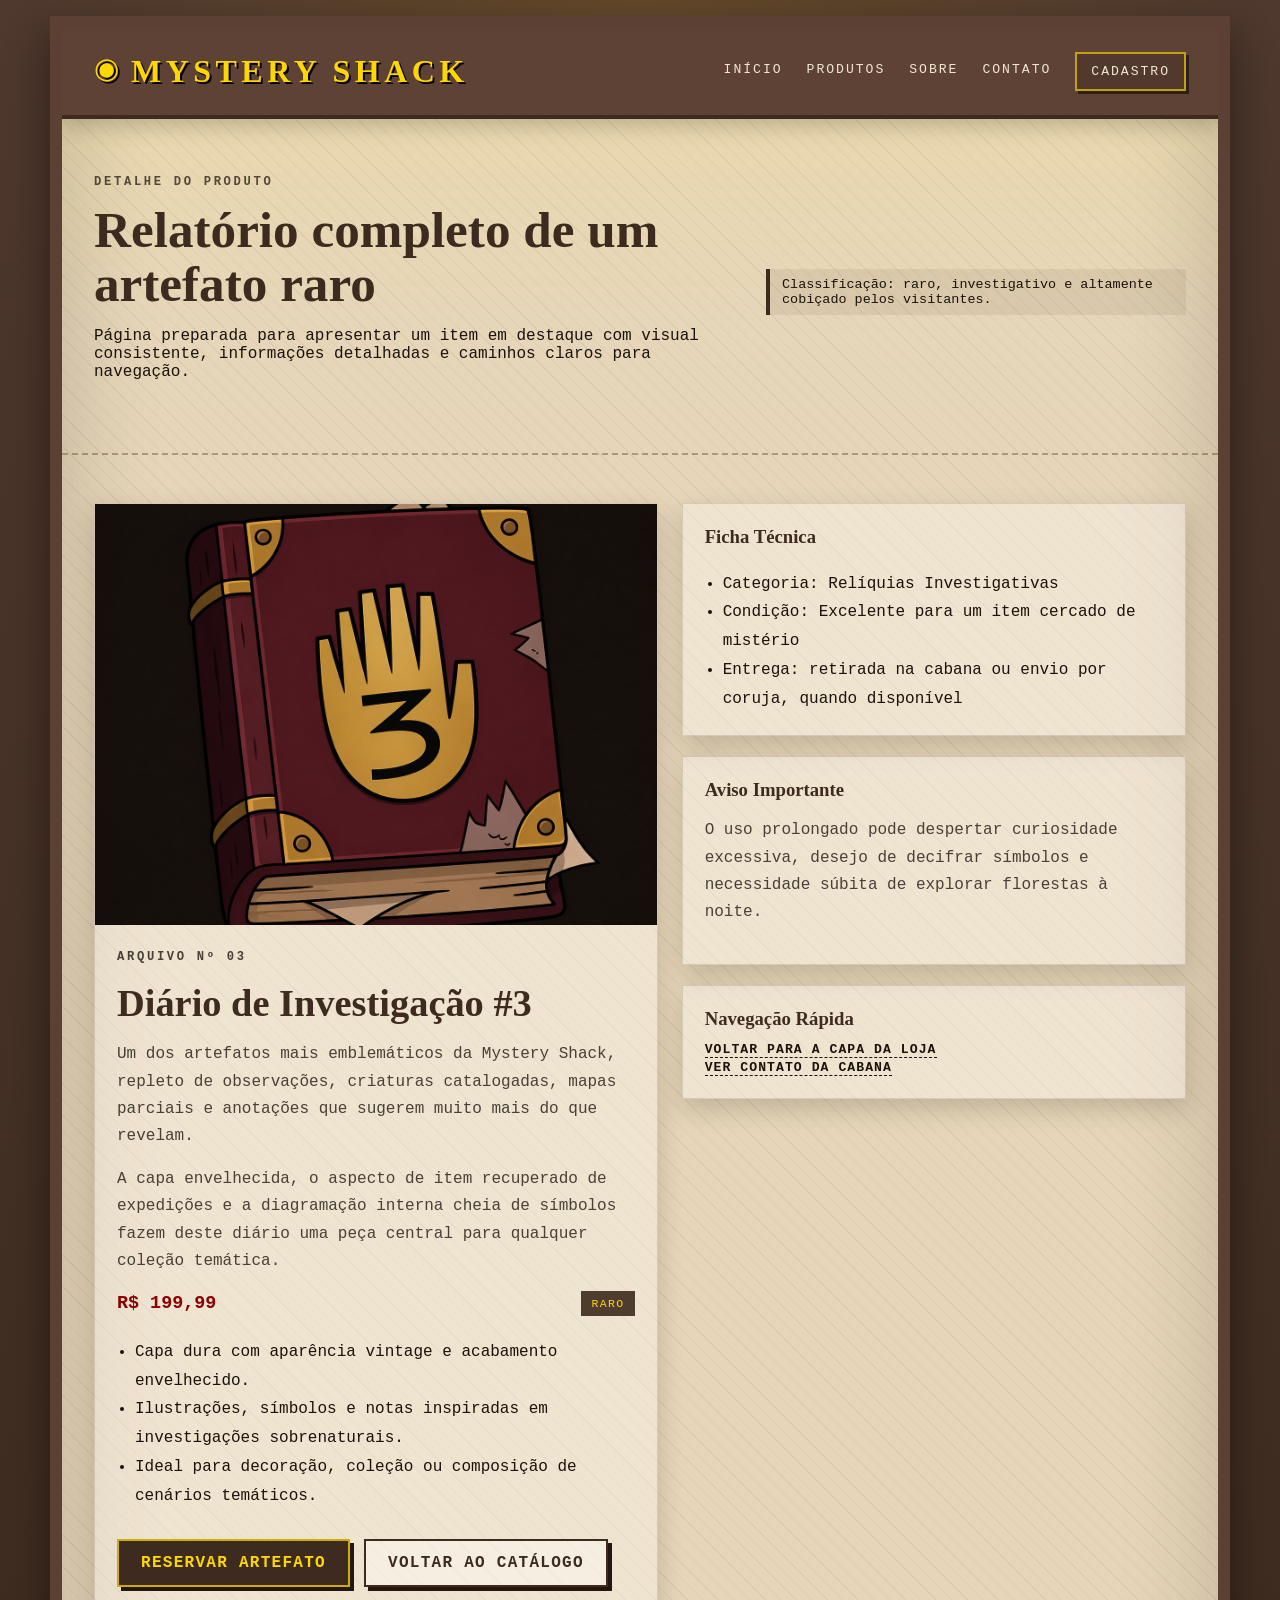
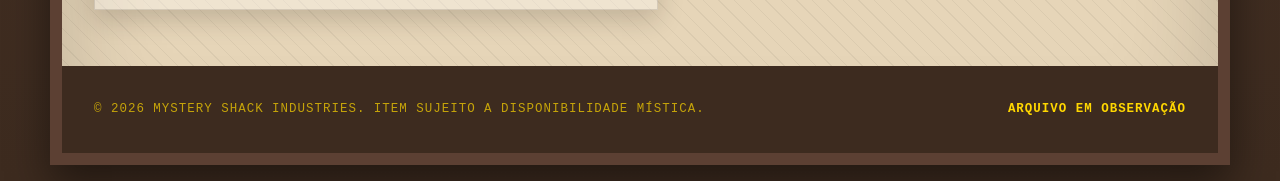
<file: pages/produto-diario-de-investigacao.html>
<!DOCTYPE html>
<html lang="pt-BR">
<head>
  <meta charset="UTF-8">
  <meta name="viewport" content="width=device-width, initial-scale=1.0">
  <meta name="description" content="Detalhes do Diário de Investigação #3 da Mystery Shack.">
  <title>Diário de Investigação #3 | Mystery Shack</title>
  <link rel="stylesheet" href="../css/style.css">
</head>
<body>
  <div class="site-shell">
    <div class="wood-grain-overlay"></div>

    <!-- Início do cabeçalho -->
    <header class="site-header">
      <a class="brand" href="../index.html" aria-label="Voltar para a página inicial">
        <span class="brand-mark">◉</span>
        <span class="brand-name">MYSTERY SHACK</span>
      </a>

      <nav class="site-nav" aria-label="Navegação principal">
        <a href="../index.html" class="nav-link">Início</a>
        <a href="catalogo.html" class="nav-link">Produtos</a>
        <a href="../index.html#sobre" class="nav-link">Sobre</a>
        <a href="../index.html#contato" class="nav-link">Contato</a>
        <a href="cadastro.html" class="nav-link nav-cta">Cadastro</a>
      </nav>
    </header>

    <main>
      <!-- Hero da página de produto -->
      <section class="page-hero">
        <div class="page-hero-copy">
          <p class="eyebrow">Detalhe do Produto</p>
          <h1>Relatório completo de um artefato raro</h1>
          <p>
            Página preparada para apresentar um item em destaque com visual consistente,
            informações detalhadas e caminhos claros para navegação.
          </p>
        </div>

        <div class="page-kicker">
          Classificação: raro, investigativo e altamente cobiçado pelos visitantes.
        </div>
      </section>

      <!-- Seção principal do produto -->
      <section class="page-main">
        <div class="detail-layout">
          <article class="detail-panel">
            <div class="detail-image">
              <img
                src="../imagens/diario-investigacao.png"
                alt="Diário de investigação sobre mesa rústica"
              >
            </div>

            <div class="detail-copy">
              <p class="eyebrow">Arquivo nº 03</p>
              <h2>Diário de Investigação #3</h2>
              <p>
                Um dos artefatos mais emblemáticos da Mystery Shack, repleto de observações,
                criaturas catalogadas, mapas parciais e anotações que sugerem muito mais do que revelam.
              </p>
              <p>
                A capa envelhecida, o aspecto de item recuperado de expedições e a diagramação
                interna cheia de símbolos fazem deste diário uma peça central para qualquer coleção temática.
              </p>

              <!-- Área de preço e botão -->
              <div class="detail-price-row">
                <span class="price-tag">R$ 199,99</span>
                <span class="status-badge">Raro</span>
              </div>

              <ul class="detail-list">
                <li>Capa dura com aparência vintage e acabamento envelhecido.</li>
                <li>Ilustrações, símbolos e notas inspiradas em investigações sobrenaturais.</li>
                <li>Ideal para decoração, coleção ou composição de cenários temáticos.</li>
              </ul>

              <div class="detail-actions">
                <a class="btn btn-primary" href="cadastro.html">Reservar Artefato</a>
                <a class="btn btn-secondary" href="catalogo.html">Voltar ao Catálogo</a>
              </div>
            </div>
          </article>

          <!-- Informações complementares -->
          <aside class="info-stack">
            <article class="info-card">
              <h3>Ficha Técnica</h3>
              <ul class="info-list">
                <li>Categoria: Relíquias Investigativas</li>
                <li>Condição: Excelente para um item cercado de mistério</li>
                <li>Entrega: retirada na cabana ou envio por coruja, quando disponível</li>
              </ul>
            </article>

            <article class="info-card">
              <h3>Aviso Importante</h3>
              <p>
                O uso prolongado pode despertar curiosidade excessiva, desejo de decifrar símbolos
                e necessidade súbita de explorar florestas à noite.
              </p>
            </article>

            <article class="info-card">
              <h3>Navegação Rápida</h3>
              <a class="text-link" href="../index.html">Voltar para a capa da loja</a><br>
              <a class="text-link" href="../index.html#contato">Ver contato da cabana</a>
            </article>
          </aside>
        </div>
      </section>
    </main>

    <!-- Rodapé -->
    <footer class="site-footer">
      <p>&copy; 2026 Mystery Shack Industries. Item sujeito a disponibilidade mística.</p>
      <p class="footer-code">ARQUIVO EM OBSERVAÇÃO</p>
    </footer>
  </div>
</body>
</html>
</file>
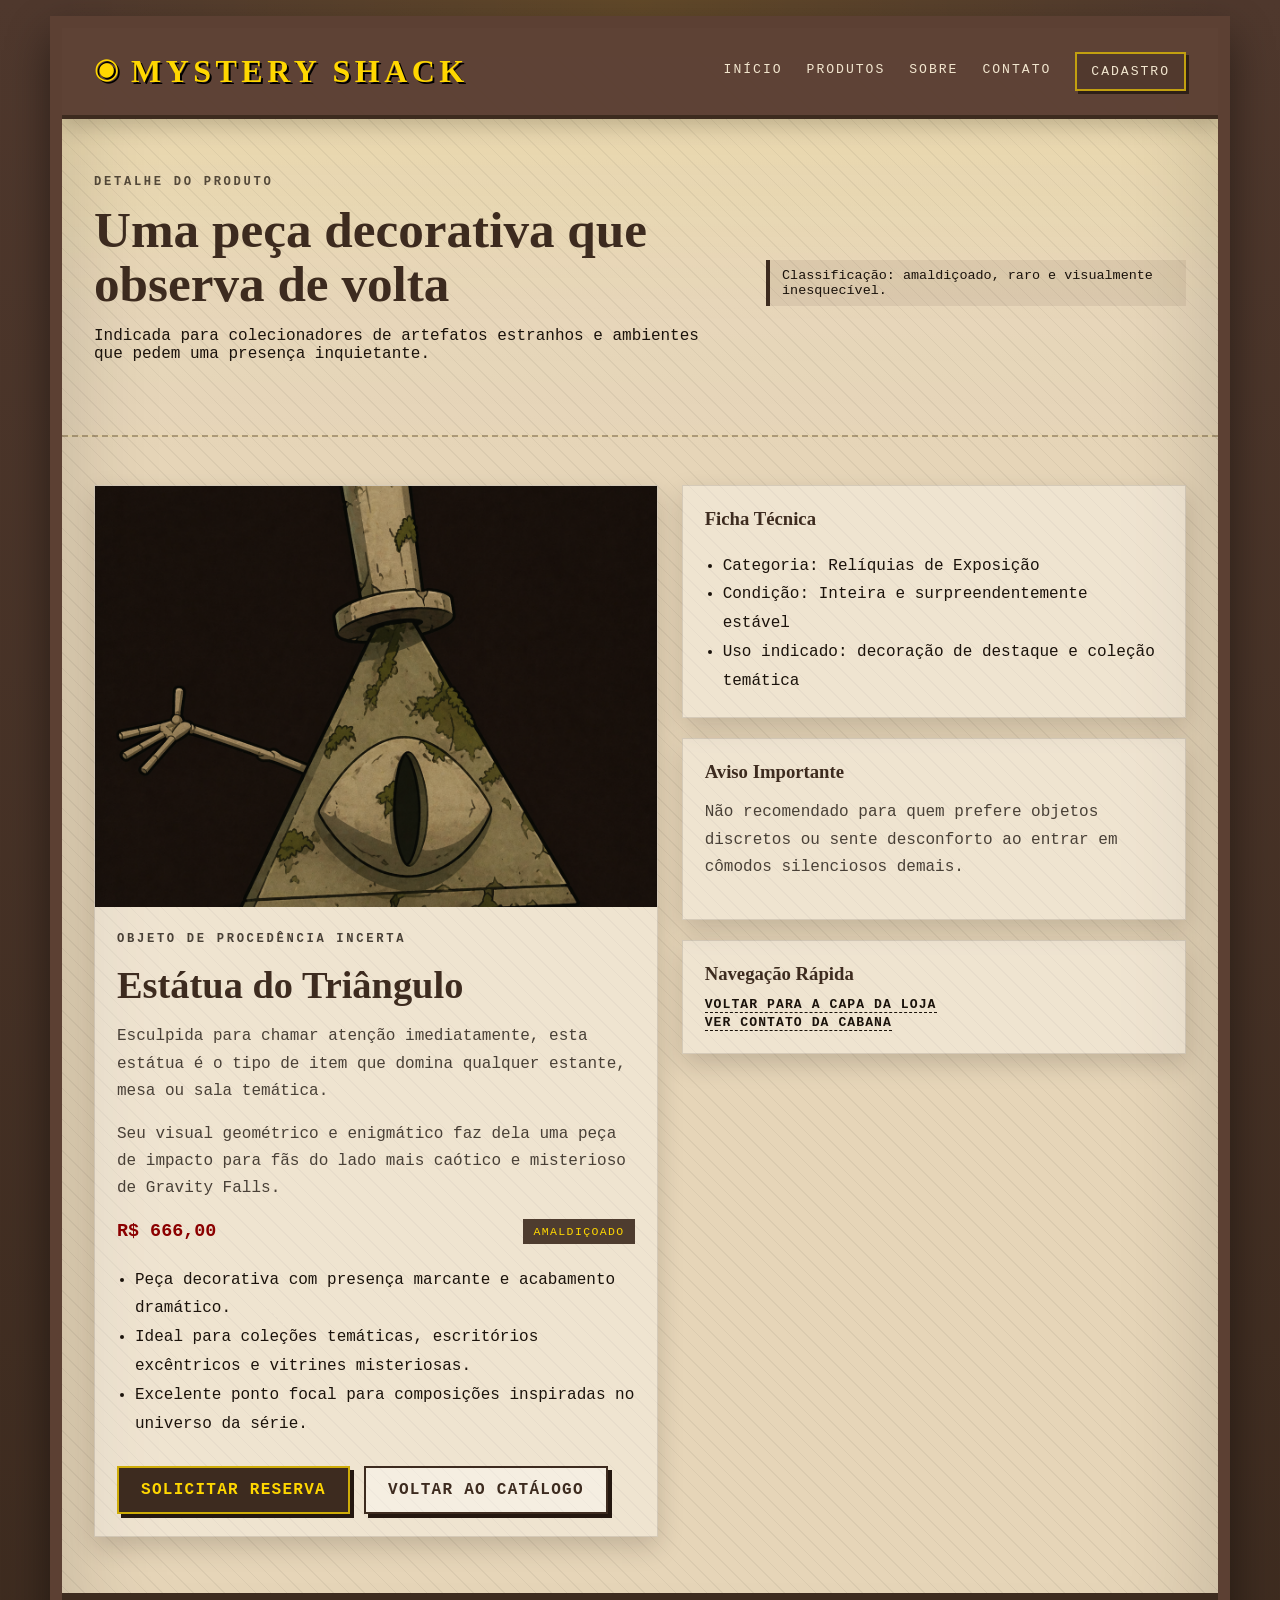
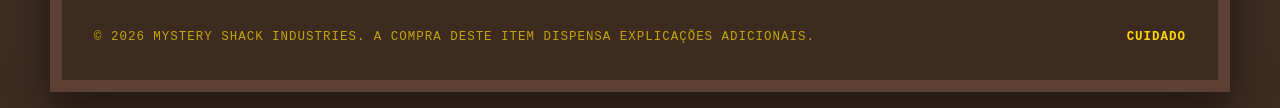
<file: pages/produto-estatua-triangulo.html>
<!DOCTYPE html>
<html lang="pt-BR">
<head>
  <meta charset="UTF-8">
  <meta name="viewport" content="width=device-width, initial-scale=1.0">
  <meta name="description" content="Detalhes da Estátua do Triângulo da Mystery Shack.">
  <title>Estátua do Triângulo | Mystery Shack</title>
  <link rel="stylesheet" href="../css/style.css">
</head>
<body>
  <div class="site-shell">
    <div class="wood-grain-overlay"></div>
    <!-- Início do cabeçalho -->
    <header class="site-header">
      <a class="brand" href="../index.html" aria-label="Voltar para a página inicial">
        <span class="brand-mark">◉</span>
        <span class="brand-name">MYSTERY SHACK</span>
      </a>
      <nav class="site-nav" aria-label="Navegação principal">
        <a href="../index.html" class="nav-link">Início</a>
        <a href="catalogo.html" class="nav-link">Produtos</a>
        <a href="../index.html#sobre" class="nav-link">Sobre</a>
        <a href="../index.html#contato" class="nav-link">Contato</a>
        <a href="cadastro.html" class="nav-link nav-cta">Cadastro</a>
      </nav>
    </header>
    <main>
      <!-- Hero da página de produto -->
      <section class="page-hero">
        <div class="page-hero-copy">
          <p class="eyebrow">Detalhe do Produto</p>
          <h1>Uma peça decorativa que observa de volta</h1>
          <p>Indicada para colecionadores de artefatos estranhos e ambientes que pedem uma presença inquietante.</p>
        </div>
        <div class="page-kicker">Classificação: amaldiçoado, raro e visualmente inesquecível.</div>
      </section>
      <!-- Seção principal do produto -->
      <section class="page-main">
        <div class="detail-layout">
          <article class="detail-panel">
            <div class="detail-image">
              <img src="../imagens/estatua-triangulo.png" alt="Estátua triangular decorativa em evidência">
            </div>
            <div class="detail-copy">
              <p class="eyebrow">Objeto de Procedência Incerta</p>
              <h2>Estátua do Triângulo</h2>
              <p>Esculpida para chamar atenção imediatamente, esta estátua é o tipo de item que domina qualquer estante, mesa ou sala temática.</p>
              <p>Seu visual geométrico e enigmático faz dela uma peça de impacto para fãs do lado mais caótico e misterioso de Gravity Falls.</p>
              <div class="detail-price-row">
                <span class="price-tag">R$ 666,00</span>
                <span class="status-badge">Amaldiçoado</span>
              </div>
              <ul class="detail-list">
                <li>Peça decorativa com presença marcante e acabamento dramático.</li>
                <li>Ideal para coleções temáticas, escritórios excêntricos e vitrines misteriosas.</li>
                <li>Excelente ponto focal para composições inspiradas no universo da série.</li>
              </ul>
              <div class="detail-actions">
                <a class="btn btn-primary" href="cadastro.html">Solicitar Reserva</a>
                <a class="btn btn-secondary" href="catalogo.html">Voltar ao Catálogo</a>
              </div>
            </div>
          </article>
          <!-- Informações complementares -->
          <aside class="info-stack">
            <article class="info-card">
              <h3>Ficha Técnica</h3>
              <ul class="info-list">
                <li>Categoria: Relíquias de Exposição</li>
                <li>Condição: Inteira e surpreendentemente estável</li>
                <li>Uso indicado: decoração de destaque e coleção temática</li>
              </ul>
            </article>
            <article class="info-card">
              <h3>Aviso Importante</h3>
              <p>Não recomendado para quem prefere objetos discretos ou sente desconforto ao entrar em cômodos silenciosos demais.</p>
            </article>
            <article class="info-card">
              <h3>Navegação Rápida</h3>
              <a class="text-link" href="../index.html">Voltar para a capa da loja</a><br>
              <a class="text-link" href="../index.html#contato">Ver contato da cabana</a>
            </article>
          </aside>
        </div>
      </section>
    </main>
    <!-- Rodapé -->
    <footer class="site-footer">
      <p>&copy; 2026 Mystery Shack Industries. A compra deste item dispensa explicações adicionais.</p>
      <!-- Link secreto no rodapé -->
      <p class="footer-code"><a class="secret-footer-link" href="bill-cipher.html">Cuidado</a></p>
    </footer>
  </div>
</body>
</html>
</file>
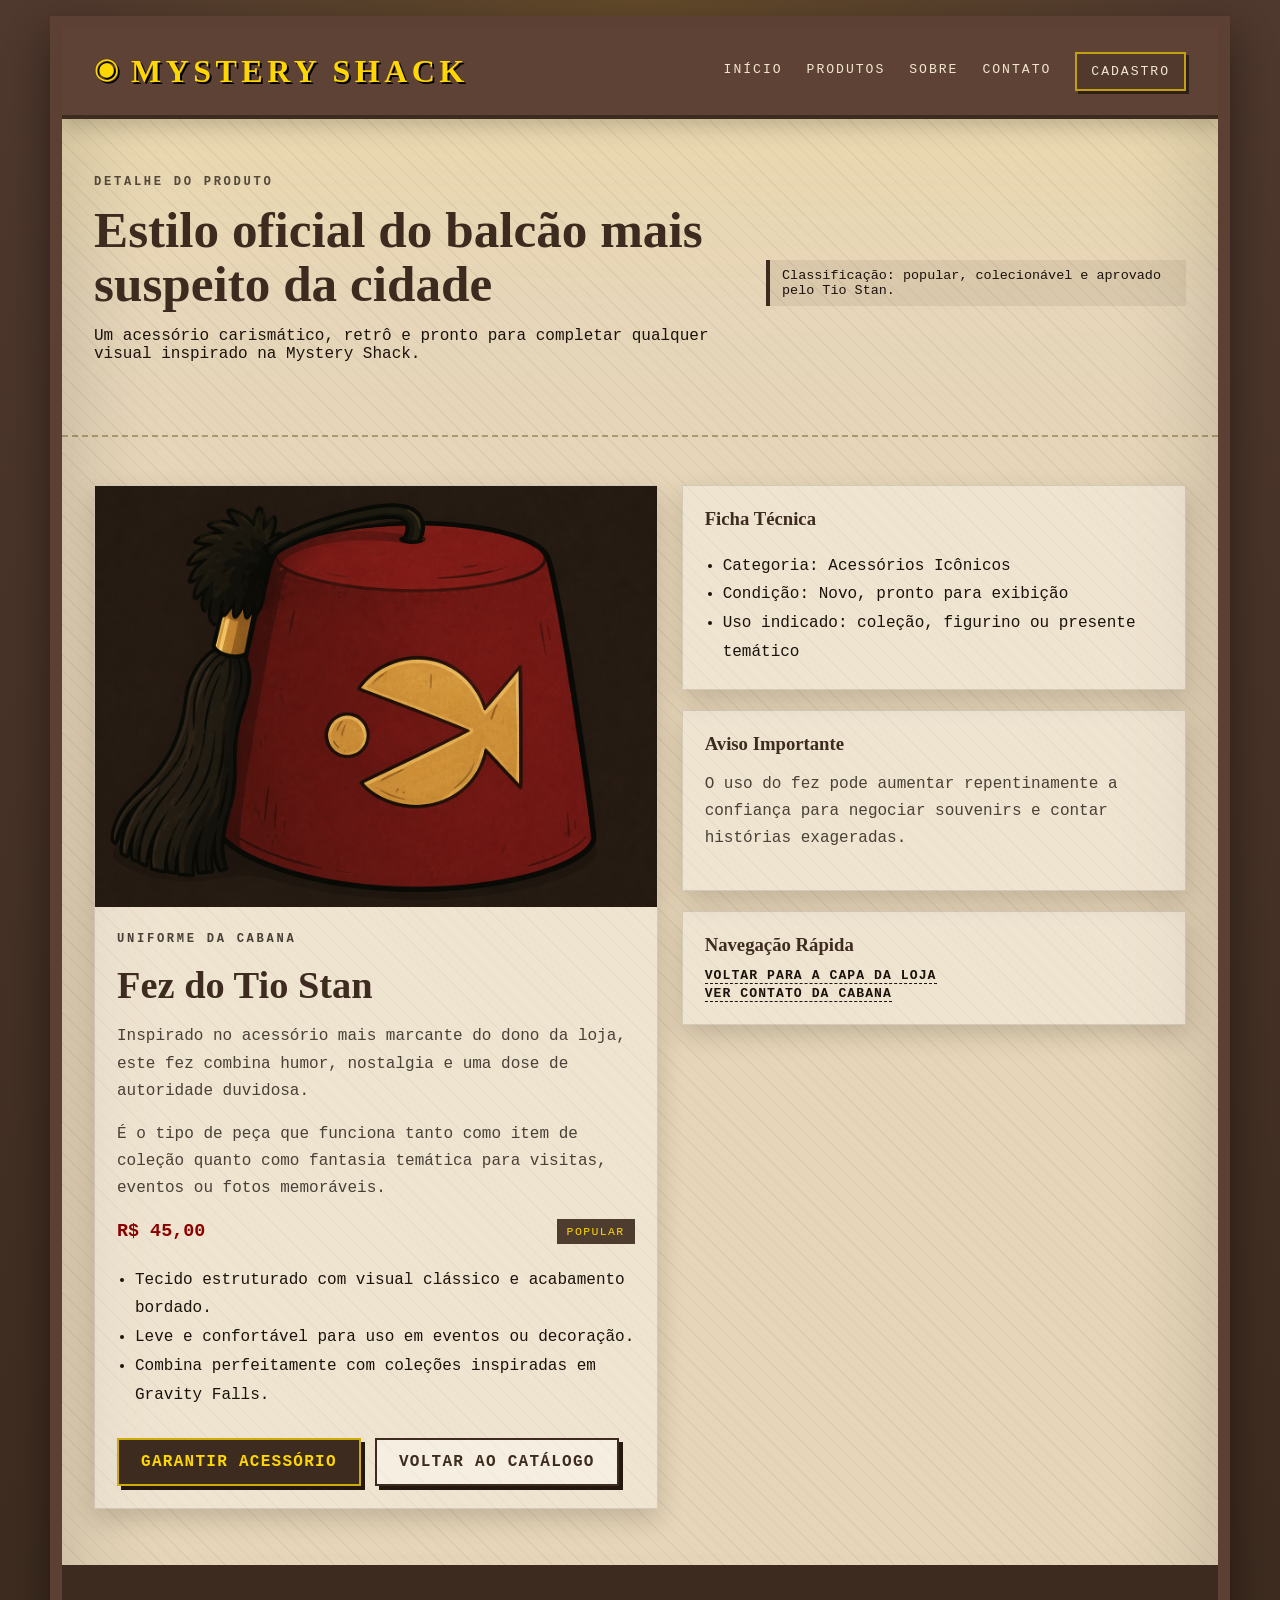
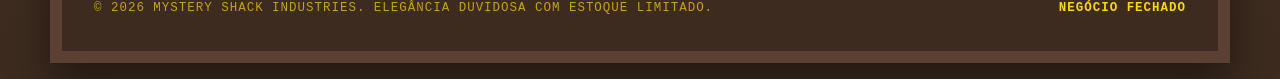
<file: pages/produto-fez-tio-stan.html>
<!DOCTYPE html>
<html lang="pt-BR">
<head>
  <meta charset="UTF-8">
  <meta name="viewport" content="width=device-width, initial-scale=1.0">
  <meta name="description" content="Detalhes do Fez do Tio Stan da Mystery Shack.">
  <title>Fez do Tio Stan | Mystery Shack</title>
  <link rel="stylesheet" href="../css/style.css">
</head>
<body>
  <div class="site-shell">
    <div class="wood-grain-overlay"></div>
    <!-- Início do cabeçalho -->
    <header class="site-header">
      <a class="brand" href="../index.html" aria-label="Voltar para a página inicial">
        <span class="brand-mark">◉</span>
        <span class="brand-name">MYSTERY SHACK</span>
      </a>
      <nav class="site-nav" aria-label="Navegação principal">
        <a href="../index.html" class="nav-link">Início</a>
        <a href="catalogo.html" class="nav-link">Produtos</a>
        <a href="../index.html#sobre" class="nav-link">Sobre</a>
        <a href="../index.html#contato" class="nav-link">Contato</a>
        <a href="cadastro.html" class="nav-link nav-cta">Cadastro</a>
      </nav>
    </header>
    <main>
      <!-- Hero da página de produto -->
      <section class="page-hero">
        <div class="page-hero-copy">
          <p class="eyebrow">Detalhe do Produto</p>
          <h1>Estilo oficial do balcão mais suspeito da cidade</h1>
          <p>Um acessório carismático, retrô e pronto para completar qualquer visual inspirado na Mystery Shack.</p>
        </div>
        <div class="page-kicker">Classificação: popular, colecionável e aprovado pelo Tio Stan.</div>
      </section>
      <!-- Seção principal do produto -->
      <section class="page-main">
        <div class="detail-layout">
          <article class="detail-panel">
            <div class="detail-image">
              <img src="../imagens/fez-tio-stan.png" alt="Fez vermelho do Tio Stan em destaque">
            </div>
            <div class="detail-copy">
              <p class="eyebrow">Uniforme da Cabana</p>
              <h2>Fez do Tio Stan</h2>
              <p>Inspirado no acessório mais marcante do dono da loja, este fez combina humor, nostalgia e uma dose de autoridade duvidosa.</p>
              <p>É o tipo de peça que funciona tanto como item de coleção quanto como fantasia temática para visitas, eventos ou fotos memoráveis.</p>
              <div class="detail-price-row">
                <span class="price-tag">R$ 45,00</span>
                <span class="status-badge">Popular</span>
              </div>
              <ul class="detail-list">
                <li>Tecido estruturado com visual clássico e acabamento bordado.</li>
                <li>Leve e confortável para uso em eventos ou decoração.</li>
                <li>Combina perfeitamente com coleções inspiradas em Gravity Falls.</li>
              </ul>
              <div class="detail-actions">
                <a class="btn btn-primary" href="cadastro.html">Garantir Acessório</a>
                <a class="btn btn-secondary" href="catalogo.html">Voltar ao Catálogo</a>
              </div>
            </div>
          </article>
          <!-- Informações complementares -->
          <aside class="info-stack">
            <article class="info-card">
              <h3>Ficha Técnica</h3>
              <ul class="info-list">
                <li>Categoria: Acessórios Icônicos</li>
                <li>Condição: Novo, pronto para exibição</li>
                <li>Uso indicado: coleção, figurino ou presente temático</li>
              </ul>
            </article>
            <article class="info-card">
              <h3>Aviso Importante</h3>
              <p>O uso do fez pode aumentar repentinamente a confiança para negociar souvenirs e contar histórias exageradas.</p>
            </article>
            <article class="info-card">
              <h3>Navegação Rápida</h3>
              <a class="text-link" href="../index.html">Voltar para a capa da loja</a><br>
              <a class="text-link" href="../index.html#contato">Ver contato da cabana</a>
            </article>
          </aside>
        </div>
      </section>
    </main>
    <!-- Rodapé -->
    <footer class="site-footer">
      <p>&copy; 2026 Mystery Shack Industries. Elegância duvidosa com estoque limitado.</p>
      <p class="footer-code">NEGÓCIO FECHADO</p>
    </footer>
  </div>
</body>
</html>
</file>
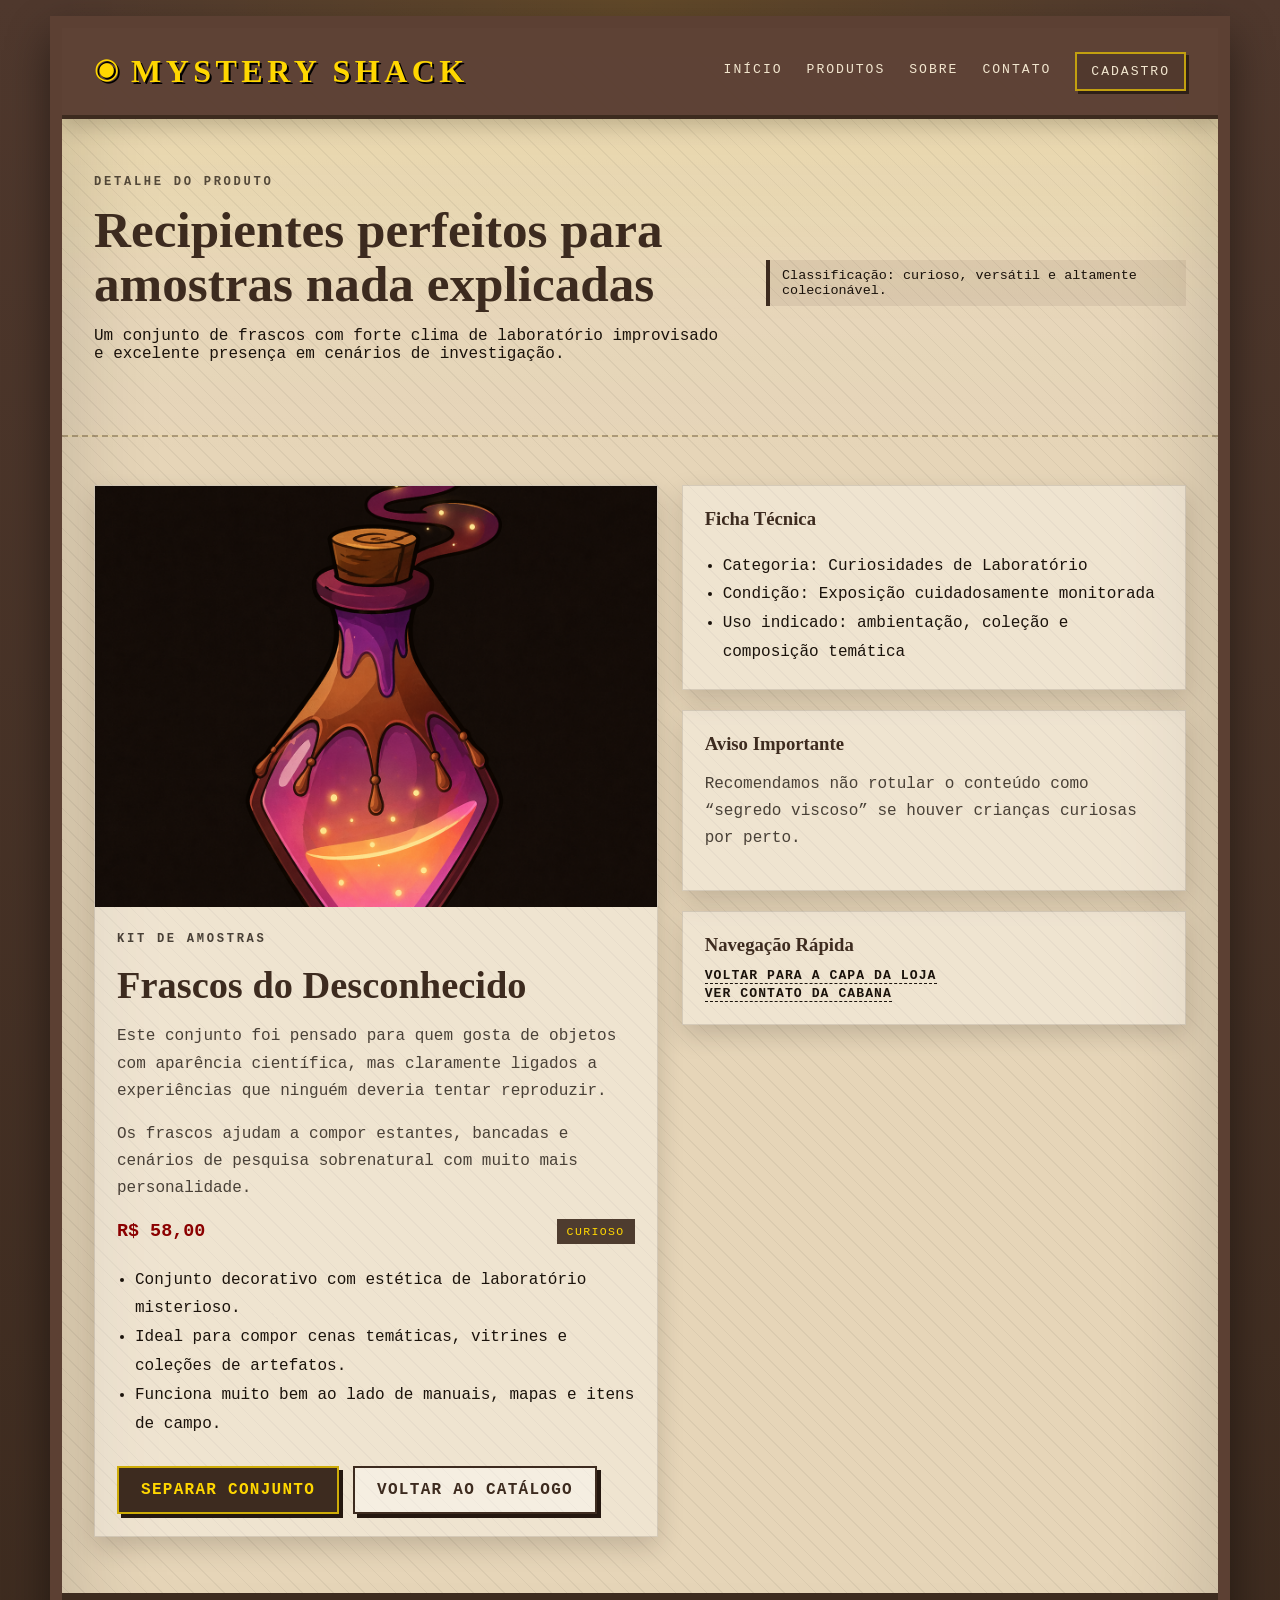
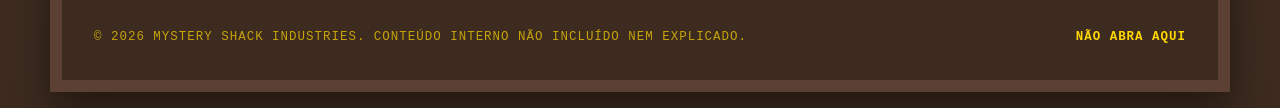
<file: pages/produto-frascos-desconhecido.html>
<!DOCTYPE html>
<html lang="pt-BR">
<head>
  <meta charset="UTF-8">
  <meta name="viewport" content="width=device-width, initial-scale=1.0">
  <meta name="description" content="Detalhes dos Frascos do Desconhecido da Mystery Shack.">
  <title>Frascos do Desconhecido | Mystery Shack</title>
  <link rel="stylesheet" href="../css/style.css">
</head>
<body>
  <div class="site-shell">
    <div class="wood-grain-overlay"></div>
    <!-- Início do cabeçalho -->
    <header class="site-header">
      <a class="brand" href="../index.html" aria-label="Voltar para a página inicial">
        <span class="brand-mark">◉</span>
        <span class="brand-name">MYSTERY SHACK</span>
      </a>
      <nav class="site-nav" aria-label="Navegação principal">
        <a href="../index.html" class="nav-link">Início</a>
        <a href="catalogo.html" class="nav-link">Produtos</a>
        <a href="../index.html#sobre" class="nav-link">Sobre</a>
        <a href="../index.html#contato" class="nav-link">Contato</a>
        <a href="cadastro.html" class="nav-link nav-cta">Cadastro</a>
      </nav>
    </header>
    <main>
      <!-- Hero da página de produto -->
      <section class="page-hero">
        <div class="page-hero-copy">
          <p class="eyebrow">Detalhe do Produto</p>
          <h1>Recipientes perfeitos para amostras nada explicadas</h1>
          <p>Um conjunto de frascos com forte clima de laboratório improvisado e excelente presença em cenários de investigação.</p>
        </div>
        <div class="page-kicker">Classificação: curioso, versátil e altamente colecionável.</div>
      </section>
      <!-- Seção principal do produto -->
      <section class="page-main">
        <div class="detail-layout">
          <article class="detail-panel">
            <div class="detail-image">
              <img src="../imagens/frascos-desconhecido.png" alt="Conjunto de frascos do desconhecido em destaque">
            </div>
            <div class="detail-copy">
              <p class="eyebrow">Kit de Amostras</p>
              <h2>Frascos do Desconhecido</h2>
              <p>Este conjunto foi pensado para quem gosta de objetos com aparência científica, mas claramente ligados a experiências que ninguém deveria tentar reproduzir.</p>
              <p>Os frascos ajudam a compor estantes, bancadas e cenários de pesquisa sobrenatural com muito mais personalidade.</p>
              <div class="detail-price-row">
                <span class="price-tag">R$ 58,00</span>
                <span class="status-badge">Curioso</span>
              </div>
              <ul class="detail-list">
                <li>Conjunto decorativo com estética de laboratório misterioso.</li>
                <li>Ideal para compor cenas temáticas, vitrines e coleções de artefatos.</li>
                <li>Funciona muito bem ao lado de manuais, mapas e itens de campo.</li>
              </ul>
              <div class="detail-actions">
                <a class="btn btn-primary" href="cadastro.html">Separar Conjunto</a>
                <a class="btn btn-secondary" href="catalogo.html">Voltar ao Catálogo</a>
              </div>
            </div>
          </article>
          <!-- Informações complementares -->
          <aside class="info-stack">
            <article class="info-card">
              <h3>Ficha Técnica</h3>
              <ul class="info-list">
                <li>Categoria: Curiosidades de Laboratório</li>
                <li>Condição: Exposição cuidadosamente monitorada</li>
                <li>Uso indicado: ambientação, coleção e composição temática</li>
              </ul>
            </article>
            <article class="info-card">
              <h3>Aviso Importante</h3>
              <p>Recomendamos não rotular o conteúdo como “segredo viscoso” se houver crianças curiosas por perto.</p>
            </article>
            <article class="info-card">
              <h3>Navegação Rápida</h3>
              <a class="text-link" href="../index.html">Voltar para a capa da loja</a><br>
              <a class="text-link" href="../index.html#contato">Ver contato da cabana</a>
            </article>
          </aside>
        </div>
      </section>
    </main>
    <!-- Rodapé -->
    <footer class="site-footer">
      <p>&copy; 2026 Mystery Shack Industries. Conteúdo interno não incluído nem explicado.</p>
      <p class="footer-code">NÃO ABRA AQUI</p>
    </footer>
  </div>
</body>
</html>
</file>
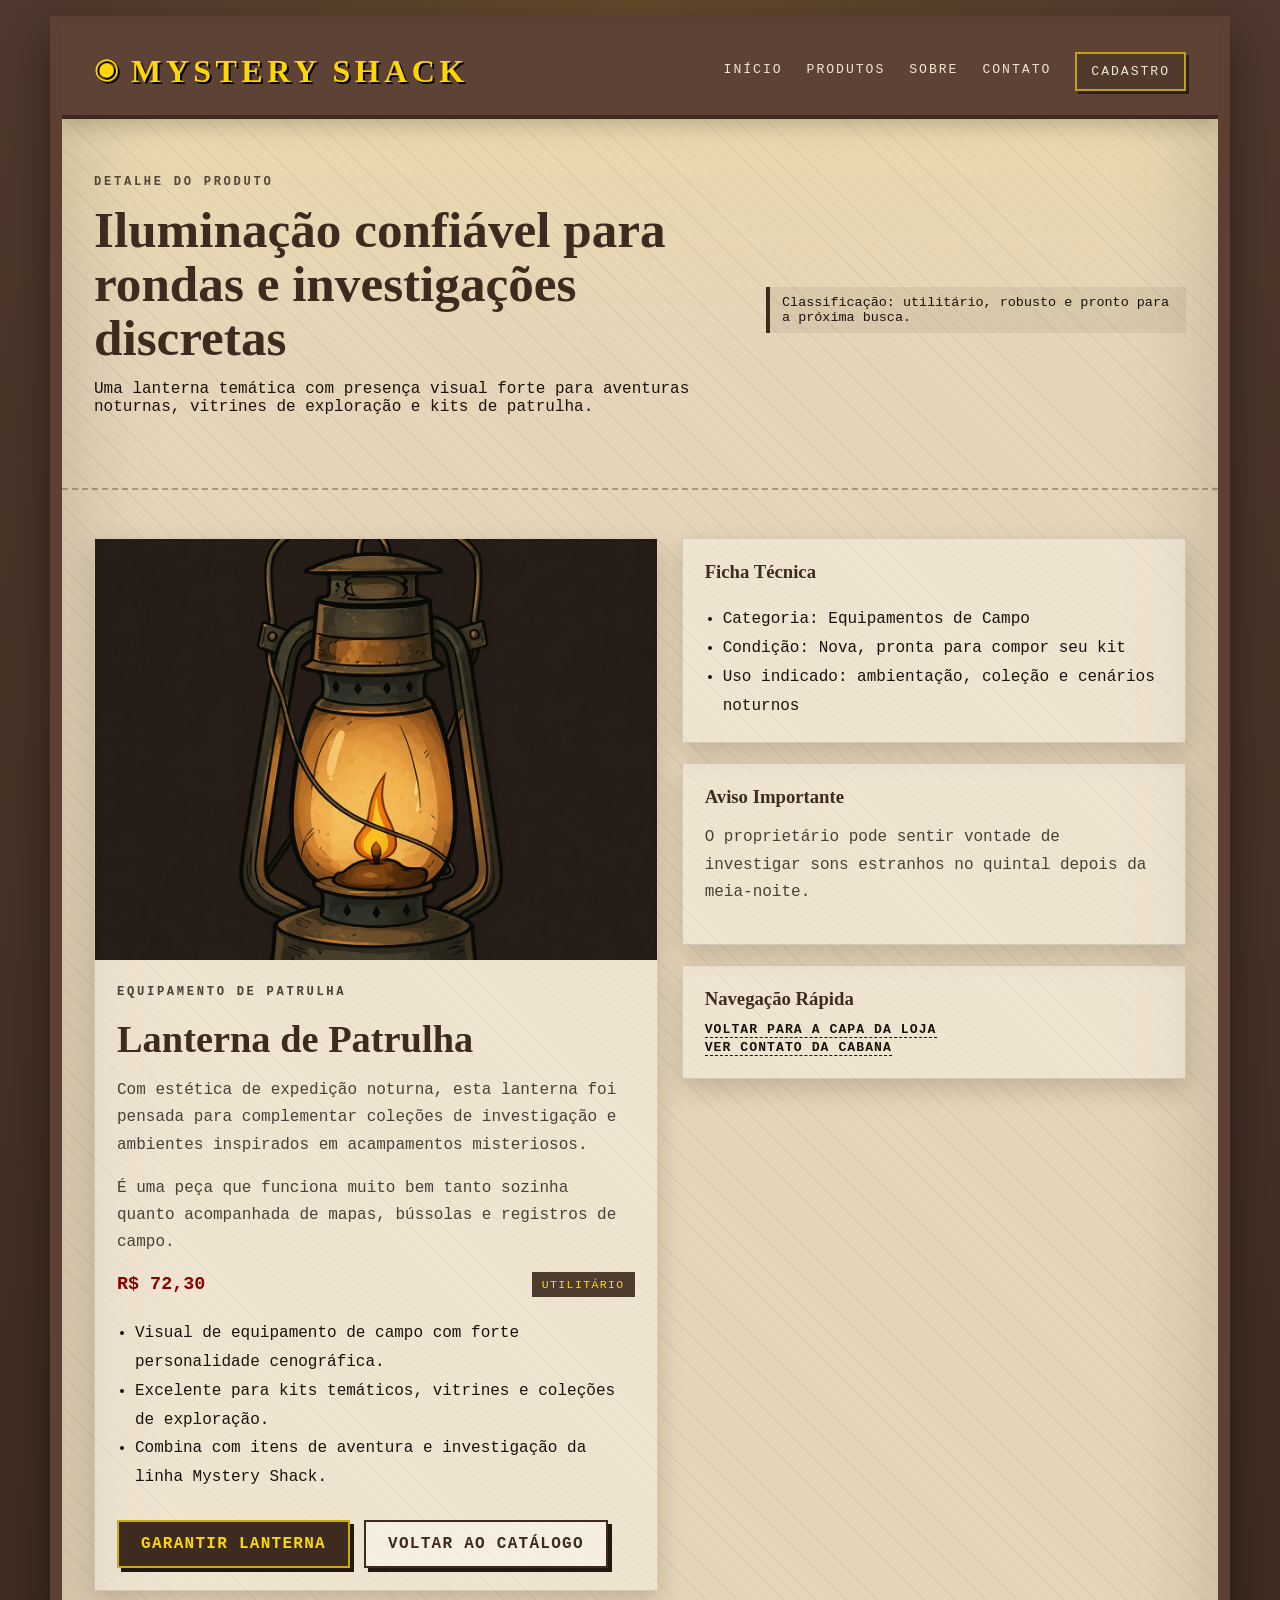
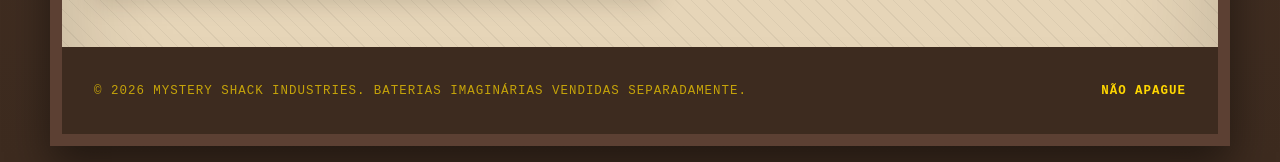
<file: pages/produto-lanterna-patrulha.html>
<!DOCTYPE html>
<html lang="pt-BR">
<head>
  <meta charset="UTF-8">
  <meta name="viewport" content="width=device-width, initial-scale=1.0">
  <meta name="description" content="Detalhes da Lanterna de Patrulha da Mystery Shack.">
  <title>Lanterna de Patrulha | Mystery Shack</title>
  <link rel="stylesheet" href="../css/style.css">
</head>
<body>
  <div class="site-shell">
    <div class="wood-grain-overlay"></div>
    <!-- Início do cabeçalho -->
    <header class="site-header">
      <a class="brand" href="../index.html" aria-label="Voltar para a página inicial">
        <span class="brand-mark">◉</span>
        <span class="brand-name">MYSTERY SHACK</span>
      </a>
      <nav class="site-nav" aria-label="Navegação principal">
        <a href="../index.html" class="nav-link">Início</a>
        <a href="catalogo.html" class="nav-link">Produtos</a>
        <a href="../index.html#sobre" class="nav-link">Sobre</a>
        <a href="../index.html#contato" class="nav-link">Contato</a>
        <a href="cadastro.html" class="nav-link nav-cta">Cadastro</a>
      </nav>
    </header>
    <main>
      <!-- Hero da página de produto -->
      <section class="page-hero">
        <div class="page-hero-copy">
          <p class="eyebrow">Detalhe do Produto</p>
          <h1>Iluminação confiável para rondas e investigações discretas</h1>
          <p>Uma lanterna temática com presença visual forte para aventuras noturnas, vitrines de exploração e kits de patrulha.</p>
        </div>
        <div class="page-kicker">Classificação: utilitário, robusto e pronto para a próxima busca.</div>
      </section>
      <!-- Seção principal do produto -->
      <section class="page-main">
        <div class="detail-layout">
          <article class="detail-panel">
            <div class="detail-image">
              <img src="../imagens/lanterna-patrulha.png" alt="Lanterna de Patrulha em destaque">
            </div>
            <div class="detail-copy">
              <p class="eyebrow">Equipamento de Patrulha</p>
              <h2>Lanterna de Patrulha</h2>
              <p>Com estética de expedição noturna, esta lanterna foi pensada para complementar coleções de investigação e ambientes inspirados em acampamentos misteriosos.</p>
              <p>É uma peça que funciona muito bem tanto sozinha quanto acompanhada de mapas, bússolas e registros de campo.</p>
              <div class="detail-price-row">
                <span class="price-tag">R$ 72,30</span>
                <span class="status-badge">Utilitário</span>
              </div>
              <ul class="detail-list">
                <li>Visual de equipamento de campo com forte personalidade cenográfica.</li>
                <li>Excelente para kits temáticos, vitrines e coleções de exploração.</li>
                <li>Combina com itens de aventura e investigação da linha Mystery Shack.</li>
              </ul>
              <div class="detail-actions">
                <a class="btn btn-primary" href="cadastro.html">Garantir Lanterna</a>
                <a class="btn btn-secondary" href="catalogo.html">Voltar ao Catálogo</a>
              </div>
            </div>
          </article>
          <!-- Informações complementares -->
          <aside class="info-stack">
            <article class="info-card">
              <h3>Ficha Técnica</h3>
              <ul class="info-list">
                <li>Categoria: Equipamentos de Campo</li>
                <li>Condição: Nova, pronta para compor seu kit</li>
                <li>Uso indicado: ambientação, coleção e cenários noturnos</li>
              </ul>
            </article>
            <article class="info-card">
              <h3>Aviso Importante</h3>
              <p>O proprietário pode sentir vontade de investigar sons estranhos no quintal depois da meia-noite.</p>
            </article>
            <article class="info-card">
              <h3>Navegação Rápida</h3>
              <a class="text-link" href="../index.html">Voltar para a capa da loja</a><br>
              <a class="text-link" href="../index.html#contato">Ver contato da cabana</a>
            </article>
          </aside>
        </div>
      </section>
    </main>
    <!-- Rodapé -->
    <footer class="site-footer">
      <p>&copy; 2026 Mystery Shack Industries. Baterias imaginárias vendidas separadamente.</p>
      <p class="footer-code">NÃO APAGUE</p>
    </footer>
  </div>
</body>
</html>
</file>
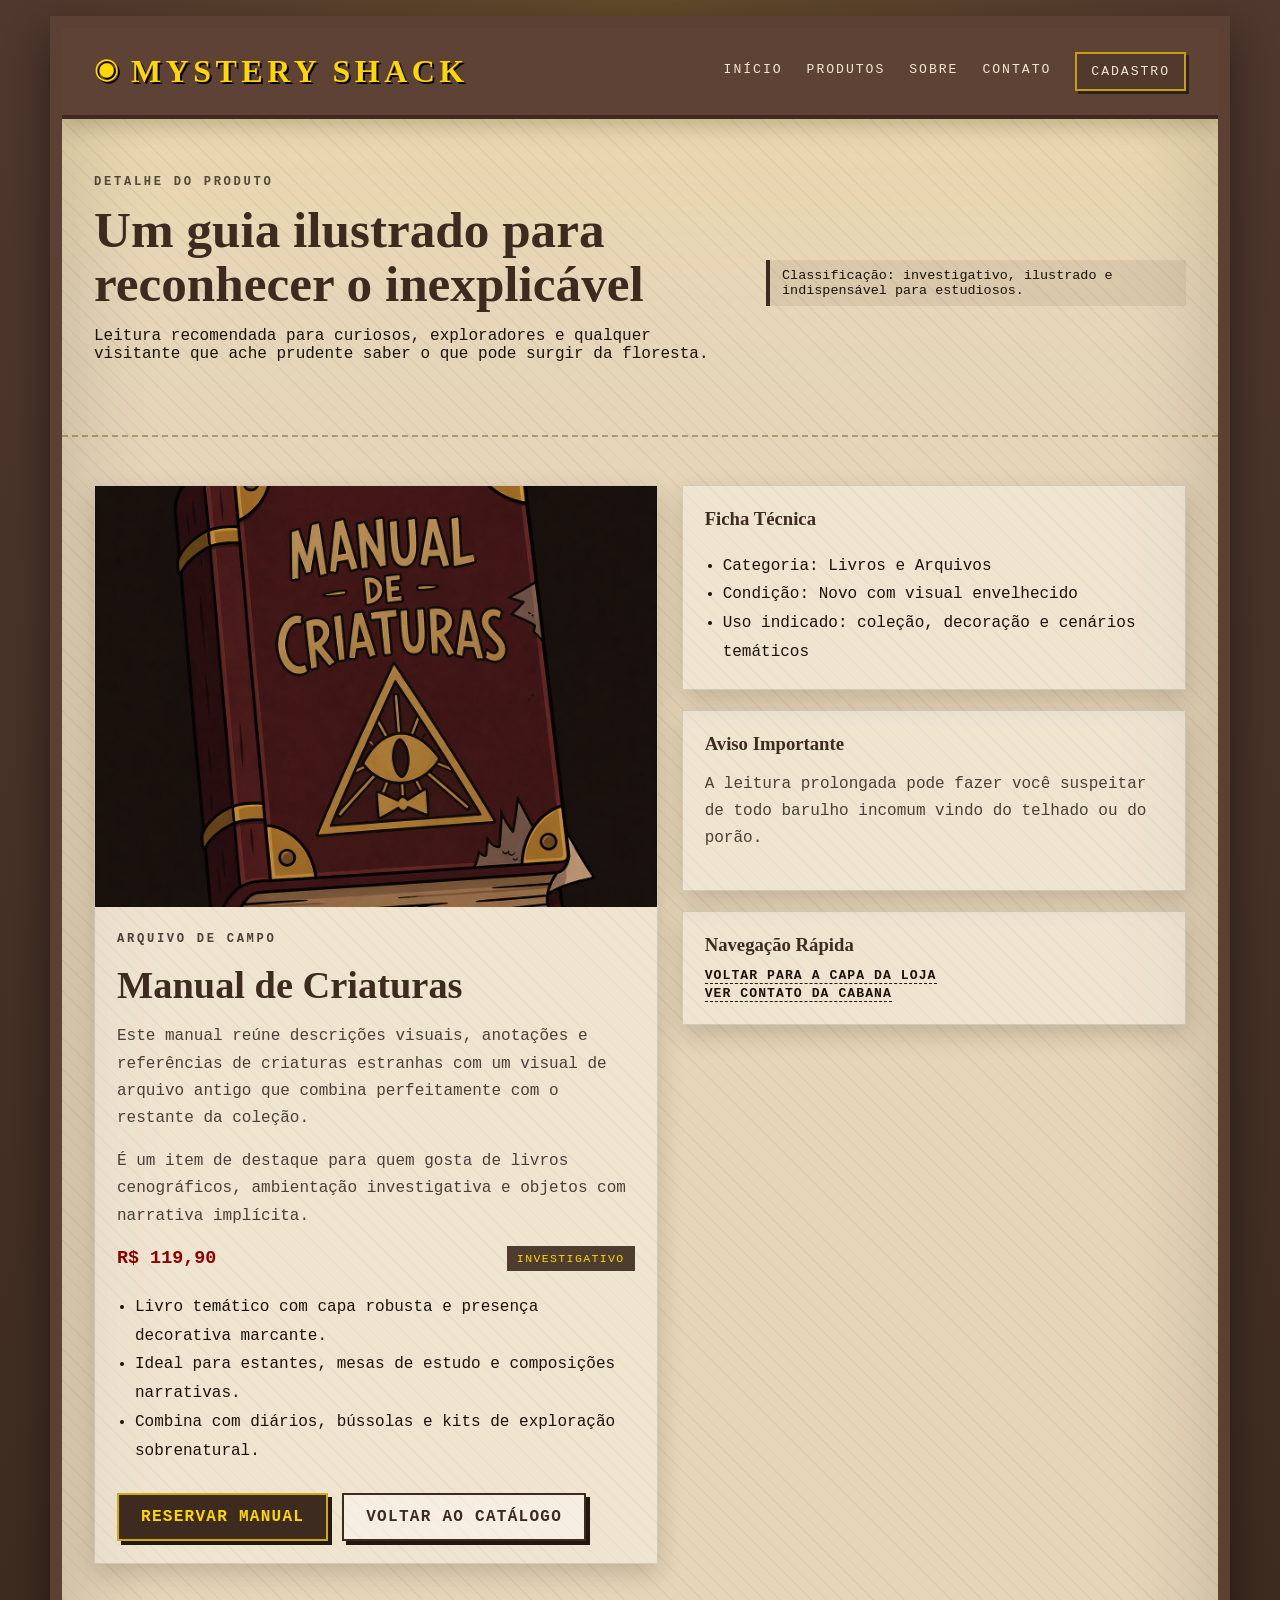
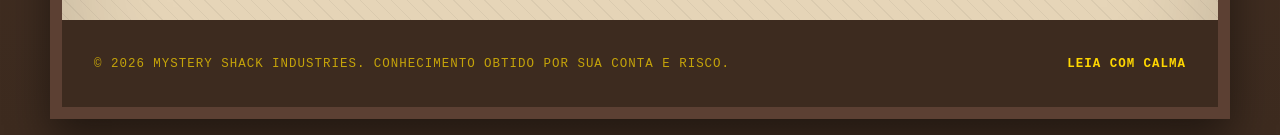
<file: pages/produto-manual-criaturas.html>
<!DOCTYPE html>
<html lang="pt-BR">
<head>
  <meta charset="UTF-8">
  <meta name="viewport" content="width=device-width, initial-scale=1.0">
  <meta name="description" content="Detalhes do Manual de Criaturas da Mystery Shack.">
  <title>Manual de Criaturas | Mystery Shack</title>
  <link rel="stylesheet" href="../css/style.css">
</head>
<body>
  <div class="site-shell">
    <div class="wood-grain-overlay"></div>
    <!-- Início do cabeçalho -->
    <header class="site-header">
      <a class="brand" href="../index.html" aria-label="Voltar para a página inicial">
        <span class="brand-mark">◉</span>
        <span class="brand-name">MYSTERY SHACK</span>
      </a>
      <nav class="site-nav" aria-label="Navegação principal">
        <a href="../index.html" class="nav-link">Início</a>
        <a href="catalogo.html" class="nav-link">Produtos</a>
        <a href="../index.html#sobre" class="nav-link">Sobre</a>
        <a href="../index.html#contato" class="nav-link">Contato</a>
        <a href="cadastro.html" class="nav-link nav-cta">Cadastro</a>
      </nav>
    </header>
    <main>
      <!-- Hero da página de produto -->
      <section class="page-hero">
        <div class="page-hero-copy">
          <p class="eyebrow">Detalhe do Produto</p>
          <h1>Um guia ilustrado para reconhecer o inexplicável</h1>
          <p>Leitura recomendada para curiosos, exploradores e qualquer visitante que ache prudente saber o que pode surgir da floresta.</p>
        </div>
        <div class="page-kicker">Classificação: investigativo, ilustrado e indispensável para estudiosos.</div>
      </section>
      <!-- Seção principal do produto -->
      <section class="page-main">
        <div class="detail-layout">
          <article class="detail-panel">
            <div class="detail-image">
              <img src="../imagens/manual-criaturas.png" alt="Manual de Criaturas em destaque">
            </div>
            <div class="detail-copy">
              <p class="eyebrow">Arquivo de Campo</p>
              <h2>Manual de Criaturas</h2>
              <p>Este manual reúne descrições visuais, anotações e referências de criaturas estranhas com um visual de arquivo antigo que combina perfeitamente com o restante da coleção.</p>
              <p>É um item de destaque para quem gosta de livros cenográficos, ambientação investigativa e objetos com narrativa implícita.</p>
              <div class="detail-price-row">
                <span class="price-tag">R$ 119,90</span>
                <span class="status-badge">Investigativo</span>
              </div>
              <ul class="detail-list">
                <li>Livro temático com capa robusta e presença decorativa marcante.</li>
                <li>Ideal para estantes, mesas de estudo e composições narrativas.</li>
                <li>Combina com diários, bússolas e kits de exploração sobrenatural.</li>
              </ul>
              <div class="detail-actions">
                <a class="btn btn-primary" href="cadastro.html">Reservar Manual</a>
                <a class="btn btn-secondary" href="catalogo.html">Voltar ao Catálogo</a>
              </div>
            </div>
          </article>
          <!-- Informações complementares -->
          <aside class="info-stack">
            <article class="info-card">
              <h3>Ficha Técnica</h3>
              <ul class="info-list">
                <li>Categoria: Livros e Arquivos</li>
                <li>Condição: Novo com visual envelhecido</li>
                <li>Uso indicado: coleção, decoração e cenários temáticos</li>
              </ul>
            </article>
            <article class="info-card">
              <h3>Aviso Importante</h3>
              <p>A leitura prolongada pode fazer você suspeitar de todo barulho incomum vindo do telhado ou do porão.</p>
            </article>
            <article class="info-card">
              <h3>Navegação Rápida</h3>
              <a class="text-link" href="../index.html">Voltar para a capa da loja</a><br>
              <a class="text-link" href="../index.html#contato">Ver contato da cabana</a>
            </article>
          </aside>
        </div>
      </section>
    </main>
    <!-- Rodapé -->
    <footer class="site-footer">
      <p>&copy; 2026 Mystery Shack Industries. Conhecimento obtido por sua conta e risco.</p>
      <p class="footer-code">LEIA COM CALMA</p>
    </footer>
  </div>
</body>
</html>
</file>
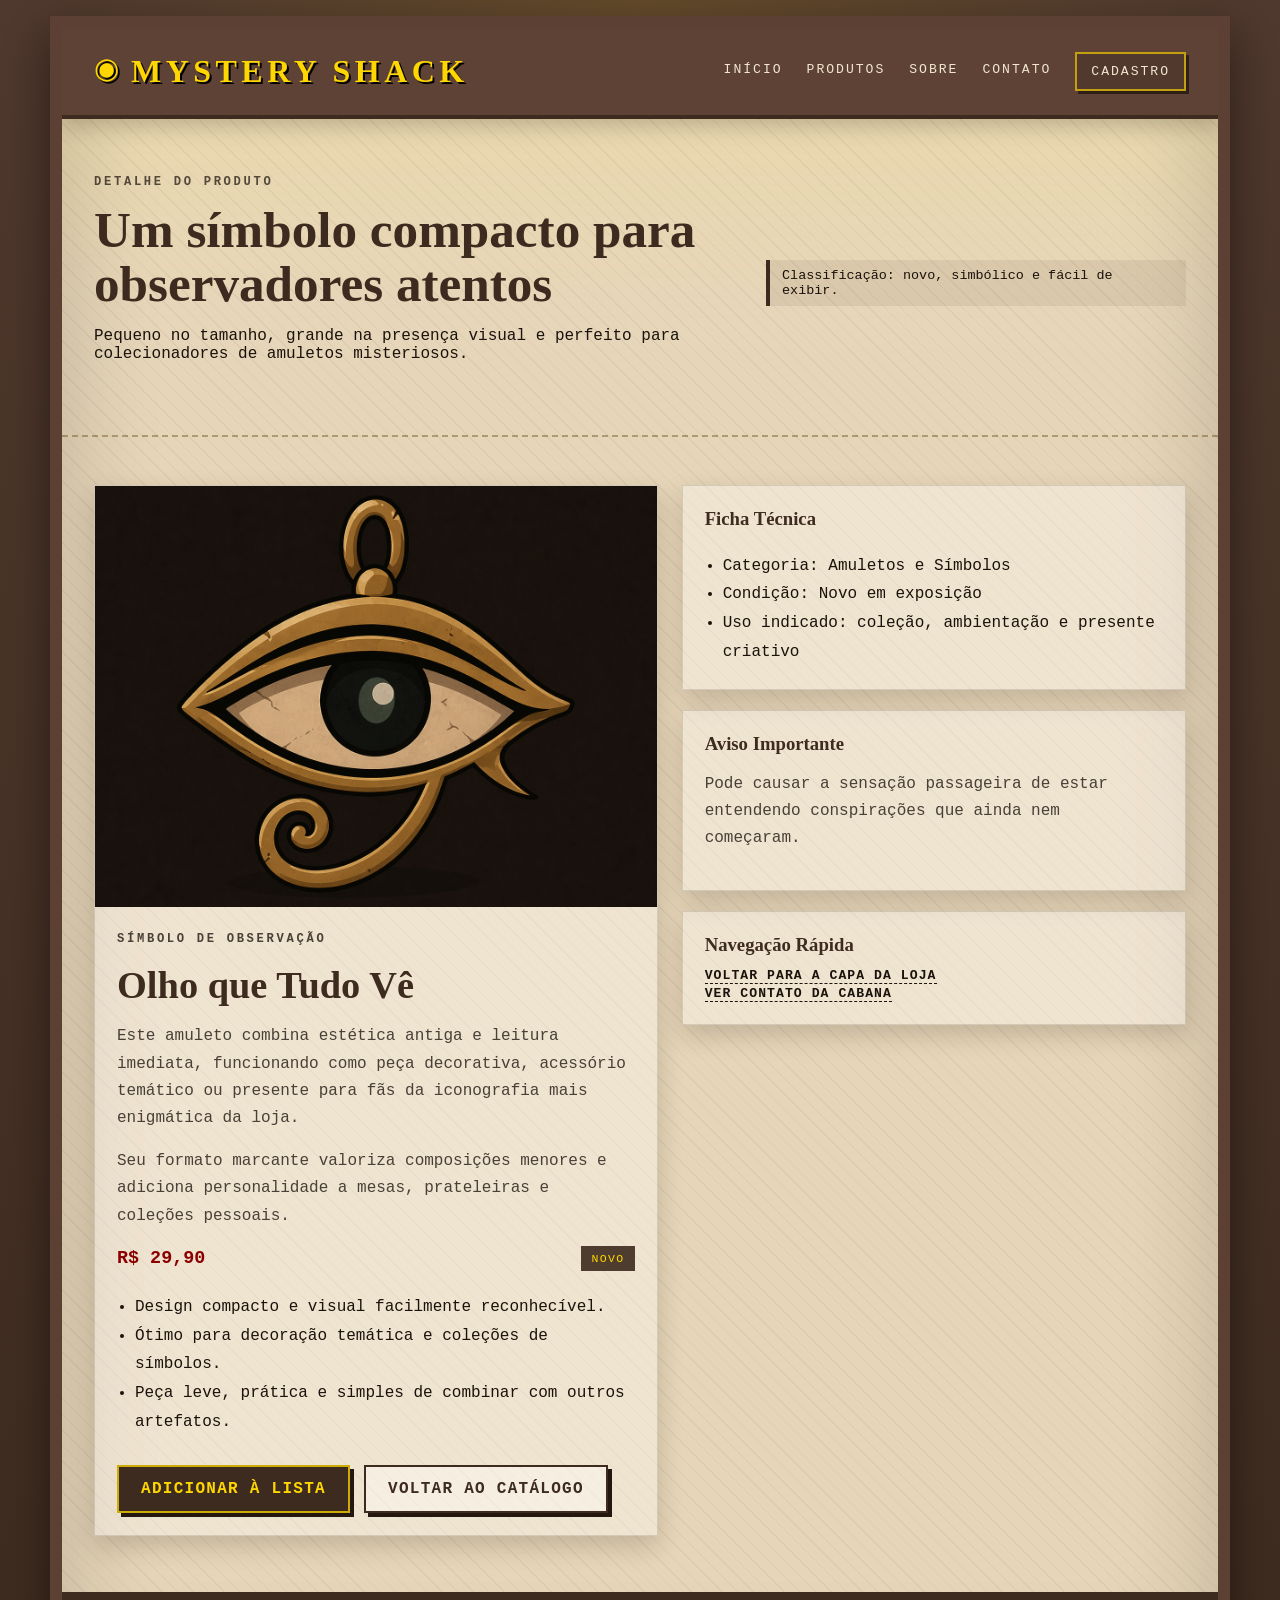
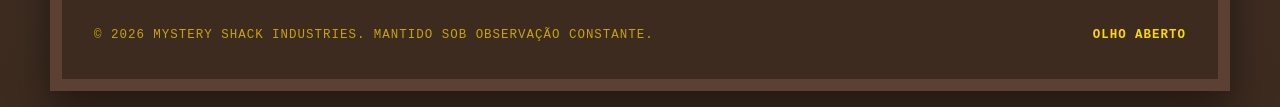
<file: pages/produto-olho-tudo-ve.html>
<!DOCTYPE html>
<html lang="pt-BR">
<head>
  <meta charset="UTF-8">
  <meta name="viewport" content="width=device-width, initial-scale=1.0">
  <meta name="description" content="Detalhes do amuleto Olho que Tudo Vê da Mystery Shack.">
  <title>Olho que Tudo Vê | Mystery Shack</title>
  <link rel="stylesheet" href="../css/style.css">
</head>
<body>
  <div class="site-shell">
    <div class="wood-grain-overlay"></div>
    <!-- Início do cabeçalho -->
    <header class="site-header">
      <a class="brand" href="../index.html" aria-label="Voltar para a página inicial">
        <span class="brand-mark">◉</span>
        <span class="brand-name">MYSTERY SHACK</span>
      </a>
      <nav class="site-nav" aria-label="Navegação principal">
        <a href="../index.html" class="nav-link">Início</a>
        <a href="catalogo.html" class="nav-link">Produtos</a>
        <a href="../index.html#sobre" class="nav-link">Sobre</a>
        <a href="../index.html#contato" class="nav-link">Contato</a>
        <a href="cadastro.html" class="nav-link nav-cta">Cadastro</a>
      </nav>
    </header>
    <main>
      <!-- Hero da página de produto -->
      <section class="page-hero">
        <div class="page-hero-copy">
          <p class="eyebrow">Detalhe do Produto</p>
          <h1>Um símbolo compacto para observadores atentos</h1>
          <p>Pequeno no tamanho, grande na presença visual e perfeito para colecionadores de amuletos misteriosos.</p>
        </div>
        <div class="page-kicker">Classificação: novo, simbólico e fácil de exibir.</div>
      </section>
      <!-- Seção principal do produto -->
      <section class="page-main">
        <div class="detail-layout">
          <article class="detail-panel">
            <div class="detail-image">
              <img src="../imagens/olho-tudo-ve.png" alt="Amuleto Olho que Tudo Vê em destaque">
            </div>
            <div class="detail-copy">
              <p class="eyebrow">Símbolo de Observação</p>
              <h2>Olho que Tudo Vê</h2>
              <p>Este amuleto combina estética antiga e leitura imediata, funcionando como peça decorativa, acessório temático ou presente para fãs da iconografia mais enigmática da loja.</p>
              <p>Seu formato marcante valoriza composições menores e adiciona personalidade a mesas, prateleiras e coleções pessoais.</p>
              <div class="detail-price-row">
                <span class="price-tag">R$ 29,90</span>
                <span class="status-badge">Novo</span>
              </div>
              <ul class="detail-list">
                <li>Design compacto e visual facilmente reconhecível.</li>
                <li>Ótimo para decoração temática e coleções de símbolos.</li>
                <li>Peça leve, prática e simples de combinar com outros artefatos.</li>
              </ul>
              <div class="detail-actions">
                <a class="btn btn-primary" href="cadastro.html">Adicionar à Lista</a>
                <a class="btn btn-secondary" href="catalogo.html">Voltar ao Catálogo</a>
              </div>
            </div>
          </article>
          <!-- Informações complementares -->
          <aside class="info-stack">
            <article class="info-card">
              <h3>Ficha Técnica</h3>
              <ul class="info-list">
                <li>Categoria: Amuletos e Símbolos</li>
                <li>Condição: Novo em exposição</li>
                <li>Uso indicado: coleção, ambientação e presente criativo</li>
              </ul>
            </article>
            <article class="info-card">
              <h3>Aviso Importante</h3>
              <p>Pode causar a sensação passageira de estar entendendo conspirações que ainda nem começaram.</p>
            </article>
            <article class="info-card">
              <h3>Navegação Rápida</h3>
              <a class="text-link" href="../index.html">Voltar para a capa da loja</a><br>
              <a class="text-link" href="../index.html#contato">Ver contato da cabana</a>
            </article>
          </aside>
        </div>
      </section>
    </main>
    <!-- Rodapé -->
    <footer class="site-footer">
      <p>&copy; 2026 Mystery Shack Industries. Mantido sob observação constante.</p>
      <p class="footer-code">OLHO ABERTO</p>
    </footer>
  </div>
</body>
</html>
</file>
<file: css/style.css>
/* Variaveis de tema */
:root {
  --wood-dark: #3d2b1f;
  --wood-mid: #5c4033;
  --wood-deep: #24170f;
  --parchment: #e6d5b8;
  --paper: #f2e6cf;
  --gold: #ffd700;
  --ink: #1a120b;
  --blood: #8b0000;
  --dust: rgba(26, 18, 11, 0.08);
  --shadow-deep: 0 20px 40px rgba(0, 0, 0, 0.45);
  --shadow-soft: 0 10px 24px rgba(26, 18, 11, 0.18);
  --border-heavy: 12px solid var(--wood-mid);
  --radius-soft: 18px;
  --content-width: 1180px;
}

/* Reset e estilos globais */
* {
  box-sizing: border-box;
}

html {
  scroll-behavior: smooth;
}

body {
  margin: 0;
  min-height: 100vh;
  padding: 16px;
  background:
    radial-gradient(circle at top, rgba(255, 215, 0, 0.1), transparent 32%),
    linear-gradient(180deg, #4f382d 0%, var(--wood-dark) 100%);
  color: var(--ink);
  font-family: "Courier New", "Liberation Mono", monospace;
}

img {
  display: block;
  max-width: 100%;
}

a {
  color: inherit;
  text-decoration: none;
}

/* Estrutura principal do site */
.site-shell {
  position: relative;
  width: 100%;
  max-width: var(--content-width);
  margin: 0 auto;
  overflow: hidden;
  background:
    linear-gradient(180deg, rgba(255, 255, 255, 0.08), transparent 26%),
    var(--parchment);
  border: var(--border-heavy);
  box-shadow: inset 0 0 100px rgba(0, 0, 0, 0.18), var(--shadow-deep);
}

.wood-grain-overlay {
  position: absolute;
  inset: 0;
  pointer-events: none;
  opacity: 0.06;
  background-image: repeating-linear-gradient(
    45deg,
    rgba(0, 0, 0, 0.8) 0,
    rgba(0, 0, 0, 0.8) 1px,
    transparent 1px,
    transparent 11px
  );
}

.site-header,
.site-footer,
.hero-section,
.section-block,
.story-section,
.contact-section,
.page-main {
  position: relative;
  z-index: 1;
}

/* Cabecalho e navegacao */
.site-header {
  display: flex;
  align-items: center;
  justify-content: space-between;
  gap: 24px;
  padding: 24px 32px;
  background: rgba(92, 64, 51, 0.98);
  border-bottom: 4px solid var(--wood-dark);
  box-shadow: 0 8px 20px rgba(0, 0, 0, 0.18);
}

.brand {
  display: inline-flex;
  align-items: center;
  gap: 12px;
  color: var(--gold);
}

.brand-mark {
  font-size: 1.8rem;
  line-height: 1;
  text-shadow: 2px 2px 0 #000;
}

.brand-name {
  font-family: Georgia, "Times New Roman", serif;
  font-size: 2rem;
  letter-spacing: 0.14em;
  text-shadow: 2px 2px 0 #000;
  font-weight: 700;
}

.site-nav {
  display: flex;
  flex-wrap: wrap;
  align-items: center;
  justify-content: flex-end;
  gap: 10px 24px;
  text-transform: uppercase;
  letter-spacing: 0.15em;
  font-size: 0.82rem;
  color: var(--paper);
}

.nav-link {
  padding-bottom: 4px;
  border-bottom: 1px solid transparent;
  transition: border-color 0.2s ease, color 0.2s ease, transform 0.2s ease;
}

.nav-link:hover,
.nav-link:focus-visible,
.nav-link.active {
  color: var(--gold);
  border-bottom-color: var(--gold);
}

.nav-cta {
  padding: 10px 14px;
  border: 2px solid rgba(255, 215, 0, 0.65);
  background: rgba(26, 18, 11, 0.18);
  box-shadow: 3px 3px 0 rgba(26, 18, 11, 0.7);
}

/* Hero da home e topo das paginas internas */
.hero-section,
.page-hero {
  padding: 56px 32px;
  border-bottom: 2px dashed rgba(61, 43, 31, 0.35);
  background: linear-gradient(180deg, rgba(255, 215, 0, 0.08), transparent 65%);
}

.hero-section {
  display: grid;
  grid-template-columns: minmax(0, 1.2fr) minmax(320px, 0.8fr);
  gap: 32px;
  align-items: center;
  min-height: 430px;
}

.hero-copy,
.page-hero-copy {
  max-width: 640px;
}

.eyebrow {
  margin: 0 0 14px;
  text-transform: uppercase;
  letter-spacing: 0.22em;
  font-size: 0.76rem;
  font-weight: 700;
  color: rgba(26, 18, 11, 0.72);
}

h1,
h2,
h3,
h4 {
  margin-top: 0;
  font-family: Georgia, "Times New Roman", serif;
  color: var(--wood-dark);
  font-weight: 700;
}

h1 {
  margin-bottom: 18px;
  font-size: clamp(2.4rem, 4vw, 4.4rem);
  line-height: 1.05;
}

.hero-text,
.section-heading p,
.story-card p,
.contact-card p,
.product-card p,
.detail-copy p,
.form-panel p,
.info-card p,
.catalog-card p {
  line-height: 1.7;
  color: rgba(26, 18, 11, 0.78);
}

.hero-actions,
.section-actions,
.detail-actions {
  display: flex;
  flex-wrap: wrap;
  gap: 14px;
  margin-top: 28px;
}

/* Botoes e links de acao */
.btn {
  display: inline-flex;
  align-items: center;
  justify-content: center;
  min-height: 48px;
  padding: 12px 22px;
  border: 2px solid var(--wood-dark);
  font-weight: 700;
  text-transform: uppercase;
  letter-spacing: 0.08em;
  box-shadow: 4px 4px 0 var(--wood-deep);
  transition: transform 0.2s ease, background-color 0.2s ease, color 0.2s ease;
}

.btn:hover,
.btn:focus-visible {
  transform: translate(-1px, -1px);
}

.btn-primary {
  background: var(--wood-dark);
  color: var(--gold);
  border-color: rgba(255, 215, 0, 0.75);
}

.btn-primary:hover,
.btn-primary:focus-visible {
  background: var(--ink);
}

.btn-secondary {
  background: rgba(255, 255, 255, 0.35);
  color: var(--wood-dark);
}

.btn-secondary:hover,
.btn-secondary:focus-visible {
  background: rgba(255, 255, 255, 0.65);
}

.btn-block {
  width: 100%;
}

.text-link {
  font-weight: 700;
  text-transform: uppercase;
  letter-spacing: 0.08em;
  font-size: 0.82rem;
  border-bottom: 1px dashed currentColor;
}

/* Cartoes compartilhados */
.hero-card,
.product-card,
.catalog-card,
.story-card,
.contact-card,
.detail-panel,
.form-panel,
.info-card {
  background: rgba(255, 255, 255, 0.34);
  border: 1px solid rgba(26, 18, 11, 0.12);
  box-shadow: var(--shadow-soft);
}

.hero-card {
  position: relative;
  overflow: hidden;
  transform: rotate(1deg);
}

.hero-card img,
.product-card img,
.catalog-card img,
.detail-image img {
  width: 100%;
  height: auto;
  object-fit: cover;
}

.hero-card img {
  aspect-ratio: 4 / 3;
}

.card-label,
.card-badge,
.status-badge {
  display: inline-flex;
  align-items: center;
  padding: 6px 10px;
  background: rgba(61, 43, 31, 0.9);
  color: var(--gold);
  font-size: 0.72rem;
  letter-spacing: 0.12em;
  text-transform: uppercase;
}

.card-label,
.card-badge {
  position: absolute;
  top: 16px;
  left: 16px;
  z-index: 1;
}

.hero-card-content,
.product-card-body,
.catalog-card-body,
.form-panel,
.detail-copy,
.info-card {
  padding: 22px;
}

.price-row,
.product-meta,
.detail-price-row,
.catalog-actions {
  display: flex;
  align-items: center;
  justify-content: space-between;
  gap: 16px;
  flex-wrap: wrap;
}

.price-tag {
  color: var(--blood);
  font-size: 1.15rem;
  font-weight: 700;
}

.cipher-mark {
  position: absolute;
  right: 44px;
  top: 48px;
  width: 160px;
  color: rgba(26, 18, 11, 0.12);
}

.cipher-mark svg {
  width: 100%;
  height: auto;
  fill: none;
  stroke: currentColor;
  stroke-width: 2;
}

/* Secoes de conteudo */
.section-block,
.story-section,
.contact-section,
.page-main {
  padding: 48px 32px 56px;
}

.section-heading {
  margin-bottom: 28px;
  text-align: center;
}

.section-heading.align-left {
  text-align: left;
}

.section-heading h2,
.page-hero-copy h1 {
  margin-bottom: 12px;
}

.product-grid,
.story-grid,
.contact-grid,
.catalog-grid,
.detail-layout,
.form-layout {
  display: grid;
  gap: 24px;
}

/* Cards da home e do catalogo */
.product-grid,
.catalog-grid {
  grid-template-columns: repeat(4, minmax(0, 1fr));
}

.product-card,
.catalog-card {
  position: relative;
  overflow: hidden;
}

.card-odd {
  transform: rotate(-1deg);
}

.card-even {
  transform: rotate(1deg);
}

.product-card img,
.catalog-card img {
  aspect-ratio: 16 / 10;
}

.product-card-body h3,
.catalog-card h2 {
  margin-bottom: 10px;
  font-size: 1.2rem;
}

.catalog-grid {
  margin-top: 8px;
}

.catalog-actions {
  margin-top: 18px;
}

.section-actions {
  justify-content: center;
  margin-top: 34px;
}

/* Secoes institucionais */
.story-section {
  background: rgba(26, 18, 11, 0.05);
  border-top: 2px solid rgba(61, 43, 31, 0.4);
}

.story-grid,
.contact-grid {
  grid-template-columns: repeat(3, minmax(0, 1fr));
}

.story-card,
.contact-card {
  padding: 24px;
  border-left: 4px solid var(--wood-dark);
}

.contact-card a {
  color: var(--wood-dark);
  font-weight: 700;
}

/* Hero das paginas internas */
.page-hero {
  display: flex;
  align-items: center;
  justify-content: space-between;
  gap: 32px;
}

.page-kicker {
  display: inline-block;
  margin-top: 12px;
  padding: 8px 12px;
  background: rgba(61, 43, 31, 0.08);
  border-left: 4px solid var(--wood-dark);
  font-size: 0.84rem;
}

/* Pagina de detalhes do produto */
.detail-layout {
  grid-template-columns: minmax(0, 0.95fr) minmax(320px, 0.85fr);
  align-items: start;
}

.detail-panel {
  overflow: hidden;
}

.detail-image img {
  aspect-ratio: 4 / 3;
}

.detail-copy h2 {
  margin-bottom: 14px;
  font-size: clamp(2rem, 3vw, 3rem);
}

.detail-list,
.info-list {
  margin: 22px 0 0;
  padding-left: 18px;
  line-height: 1.8;
}

.info-stack {
  display: grid;
  gap: 20px;
}

.info-card h3 {
  margin-bottom: 10px;
}

/* Formulario de cadastro */
.form-layout {
  grid-template-columns: minmax(320px, 0.9fr) minmax(260px, 0.7fr);
  align-items: start;
}

.form-panel form {
  display: grid;
  gap: 18px;
}

.form-field {
  display: grid;
  gap: 8px;
}

.form-field label {
  font-weight: 700;
  text-transform: uppercase;
  letter-spacing: 0.08em;
  font-size: 0.82rem;
}

.form-field input {
  width: 100%;
  padding: 14px 16px;
  border: 2px solid rgba(61, 43, 31, 0.28);
  background: rgba(255, 255, 255, 0.75);
  color: var(--ink);
  font: inherit;
}

.form-field input:focus {
  outline: 2px solid rgba(255, 215, 0, 0.7);
  border-color: var(--wood-dark);
}

/* Rodape */
.site-footer {
  display: flex;
  align-items: center;
  justify-content: space-between;
  gap: 16px;
  padding: 24px 32px;
  background: var(--wood-dark);
  color: rgba(255, 215, 0, 0.7);
  font-size: 0.78rem;
  letter-spacing: 0.08em;
  text-transform: uppercase;
}

.footer-code {
  color: var(--gold);
  font-weight: 700;
}

/* Link secreto do rodapé */
.secret-footer-link {
  color: inherit;
  text-decoration: none;
  border-bottom: 1px solid transparent;
  transition: color 0.2s ease, text-shadow 0.2s ease, border-color 0.2s ease;
}

.secret-footer-link:hover,
.secret-footer-link:focus-visible {
  color: #fff6b1;
  border-bottom-color: currentColor;
  text-shadow: 0 0 10px rgba(255, 215, 0, 0.6);
}

/* Estilos da página secreta */
.bill-page {
  position: relative;
  overflow-x: hidden;
  background:
    radial-gradient(circle at top, rgba(255, 204, 0, 0.08), transparent 24%),
    radial-gradient(circle at 80% 20%, rgba(139, 0, 0, 0.18), transparent 28%),
    linear-gradient(180deg, #070707 0%, #0d1016 48%, #050608 100%);
  color: #f3ecd8;
  font-family: "Courier New", "Liberation Mono", monospace;
}

.bill-page::before,
.bill-page::after {
  content: "";
  position: fixed;
  inset: 0;
  pointer-events: none;
}

.bill-page::before {
  opacity: 0.12;
  background:
    repeating-linear-gradient(
      0deg,
      rgba(255, 255, 255, 0.06) 0,
      rgba(255, 255, 255, 0.06) 1px,
      transparent 1px,
      transparent 3px
    );
  mix-blend-mode: screen;
}

.bill-page::after {
  background:
    linear-gradient(90deg, rgba(255, 0, 0, 0.06), transparent 16%, transparent 84%, rgba(255, 230, 0, 0.05)),
    radial-gradient(circle at center, transparent 52%, rgba(0, 0, 0, 0.6) 100%);
}

.bill-shell {
  position: relative;
  max-width: 1120px;
  margin: 0 auto;
  min-height: 100vh;
  padding: 40px 24px 56px;
}

.bill-shell::before {
  content: "";
  position: absolute;
  inset: 20px 0 auto;
  height: 1px;
  background: linear-gradient(90deg, transparent, rgba(255, 221, 0, 0.8), transparent);
  box-shadow: 0 0 24px rgba(255, 221, 0, 0.35);
}

.bill-noise {
  position: absolute;
  inset: 0;
  pointer-events: none;
  opacity: 0.18;
  background-image:
    radial-gradient(circle at 20% 20%, rgba(255, 255, 255, 0.12) 0 1px, transparent 1px),
    radial-gradient(circle at 80% 35%, rgba(255, 221, 0, 0.12) 0 1px, transparent 1px),
    radial-gradient(circle at 40% 70%, rgba(255, 0, 0, 0.12) 0 1px, transparent 1px);
  background-size: 18px 18px, 22px 22px, 26px 26px;
  mix-blend-mode: screen;
}

.bill-header {
  position: relative;
  z-index: 1;
  display: flex;
  justify-content: space-between;
  align-items: center;
  gap: 16px;
  margin-bottom: 44px;
  text-transform: uppercase;
  letter-spacing: 0.22em;
  font-size: 0.78rem;
  color: rgba(255, 245, 200, 0.72);
}

.bill-brand {
  color: #ffe45b;
  text-shadow: 0 0 12px rgba(255, 217, 0, 0.35);
}

.bill-status {
  color: #c04b4b;
}

.bill-hero {
  position: relative;
  z-index: 1;
  display: grid;
  grid-template-columns: minmax(280px, 0.95fr) minmax(0, 1.05fr);
  gap: 48px;
  align-items: center;
}

.bill-visual {
  position: relative;
  width: min(100%, 520px);
  aspect-ratio: 1 / 1;
  margin: 0 auto;
  overflow: hidden;
  border: 1px solid rgba(255, 255, 255, 0.08);
  background:
    linear-gradient(180deg, rgba(255, 217, 0, 0.08), rgba(255, 255, 255, 0.01)),
    rgba(8, 8, 10, 0.86);
  box-shadow:
    0 0 0 1px rgba(255, 217, 0, 0.08) inset,
    0 0 80px rgba(255, 217, 0, 0.07),
    0 0 120px rgba(139, 0, 0, 0.16);
}

.bill-visual::before,
.bill-visual::after {
  content: "";
  position: absolute;
  inset: 0;
  pointer-events: none;
}

.bill-visual::before {
  background:
    linear-gradient(120deg, transparent 0 40%, rgba(255, 255, 255, 0.08) 50%, transparent 60%),
    repeating-linear-gradient(
      180deg,
      transparent 0 14px,
      rgba(255, 255, 255, 0.03) 14px 15px
    );
  opacity: 0.45;
}

.bill-visual::after {
  inset: 12px;
  border: 1px solid rgba(255, 221, 0, 0.18);
  clip-path: polygon(50% 4%, 92% 90%, 8% 90%);
  filter: drop-shadow(0 0 22px rgba(255, 221, 0, 0.28));
}

.bill-image-frame {
  position: absolute;
  inset: 0;
  margin: 0;
  padding: 0;
  overflow: hidden;
}

/* Ajuste de imagem com object-fit */
.bill-cipher-image {
  width: 100%;
  height: 100%;
  margin: 0;
  object-fit: cover;
  object-position: center;
  display: block;
  filter: drop-shadow(0 0 30px rgba(255, 217, 0, 0.35));
}

.bill-message {
  position: relative;
  z-index: 1;
}

.bill-kicker {
  margin: 0 0 18px;
  color: #c65050;
  text-transform: uppercase;
  letter-spacing: 0.26em;
  font-size: 0.76rem;
}

/* Título corrompido */
.bill-title {
  position: relative;
  margin: 0;
  font-size: clamp(3rem, 8vw, 6.4rem);
  line-height: 0.9;
  text-transform: uppercase;
  color: #fff4ba;
  text-shadow:
    0 0 18px rgba(255, 217, 0, 0.2),
    -2px 0 rgba(255, 0, 0, 0.7),
    2px 0 rgba(255, 255, 255, 0.45);
}

/* Efeito glitch */
.bill-title::before,
.bill-title::after {
  content: attr(data-text);
  position: absolute;
  inset: 0;
  pointer-events: none;
}

.bill-title::before {
  transform: translate(-3px, -2px);
  color: rgba(255, 0, 0, 0.8);
  clip-path: polygon(0 10%, 100% 0, 100% 36%, 0 44%);
}

.bill-title::after {
  transform: translate(3px, 2px);
  color: rgba(255, 255, 255, 0.5);
  clip-path: polygon(0 58%, 100% 48%, 100% 100%, 0 88%);
}

.bill-copy {
  max-width: 560px;
  margin-top: 22px;
  font-size: 1.08rem;
  line-height: 1.8;
  color: rgba(243, 236, 216, 0.84);
}

/* Mensagem corrompida */
.bill-whispers {
  display: grid;
  gap: 12px;
  margin: 30px 0;
}

.bill-whisper {
  position: relative;
  display: inline-block;
  width: fit-content;
  max-width: 100%;
  padding: 10px 14px;
  border-left: 3px solid rgba(255, 217, 0, 0.58);
  background: rgba(255, 255, 255, 0.03);
  color: #f7f0d8;
  text-transform: uppercase;
  letter-spacing: 0.12em;
  box-shadow: inset 0 0 0 1px rgba(255, 255, 255, 0.04);
}

.bill-whisper:nth-child(2) {
  margin-left: 28px;
  color: #ffb5b5;
}

.bill-whisper:nth-child(3) {
  margin-left: 8px;
  color: #ffe45b;
}

.bill-meta {
  display: grid;
  gap: 14px;
  margin-top: 26px;
}

.bill-meta-card {
  padding: 16px 18px;
  background: rgba(255, 255, 255, 0.03);
  border: 1px solid rgba(255, 255, 255, 0.08);
  box-shadow: inset 0 0 0 1px rgba(255, 221, 0, 0.04);
}

.bill-meta-card strong {
  display: block;
  margin-bottom: 6px;
  color: #ffe45b;
  text-transform: uppercase;
  letter-spacing: 0.12em;
  font-size: 0.76rem;
}

/* Botão de retorno */
.bill-return {
  display: inline-flex;
  align-items: center;
  justify-content: center;
  margin-top: 34px;
  padding: 12px 18px;
  border: 1px solid rgba(255, 221, 0, 0.38);
  background: rgba(255, 255, 255, 0.04);
  color: #f3ecd8;
  text-transform: uppercase;
  letter-spacing: 0.12em;
  font-size: 0.8rem;
  box-shadow: 0 0 24px rgba(255, 221, 0, 0.08);
  transition: background-color 0.2s ease, color 0.2s ease, box-shadow 0.2s ease;
}

.bill-return:hover,
.bill-return:focus-visible {
  background: rgba(255, 221, 0, 0.12);
  color: #fff6c8;
  box-shadow: 0 0 28px rgba(255, 221, 0, 0.18);
}

/* Responsividade */
@media (max-width: 1024px) {
  .hero-section,
  .detail-layout,
  .form-layout,
  .page-hero {
    grid-template-columns: 1fr;
    display: grid;
  }

  .product-grid,
  .catalog-grid,
  .story-grid,
  .contact-grid {
    grid-template-columns: repeat(2, minmax(0, 1fr));
  }

  .bill-hero {
    grid-template-columns: 1fr;
    gap: 28px;
  }
}

@media (max-width: 720px) {
  body {
    padding: 0;
  }

  .site-shell {
    border-width: 8px;
  }

  .site-header,
  .site-footer,
  .hero-section,
  .page-hero,
  .section-block,
  .story-section,
  .contact-section,
  .page-main {
    padding-left: 18px;
    padding-right: 18px;
  }

  .site-header,
  .site-footer {
    flex-direction: column;
    align-items: flex-start;
  }

  .brand-name {
    font-size: 1.5rem;
  }

  .site-nav {
    justify-content: flex-start;
    gap: 12px 16px;
  }

  .product-grid,
  .catalog-grid,
  .story-grid,
  .contact-grid {
    grid-template-columns: 1fr;
  }

  .card-odd,
  .card-even,
  .hero-card {
    transform: none;
  }

  .cipher-mark {
    display: none;
  }

  .bill-shell {
    padding-left: 18px;
    padding-right: 18px;
  }

  .bill-header {
    align-items: flex-start;
    flex-direction: column;
  }

  .bill-visual {
    width: min(100%, 380px);
  }

  .bill-whisper:nth-child(2),
  .bill-whisper:nth-child(3) {
    margin-left: 0;
  }
}
</file>
